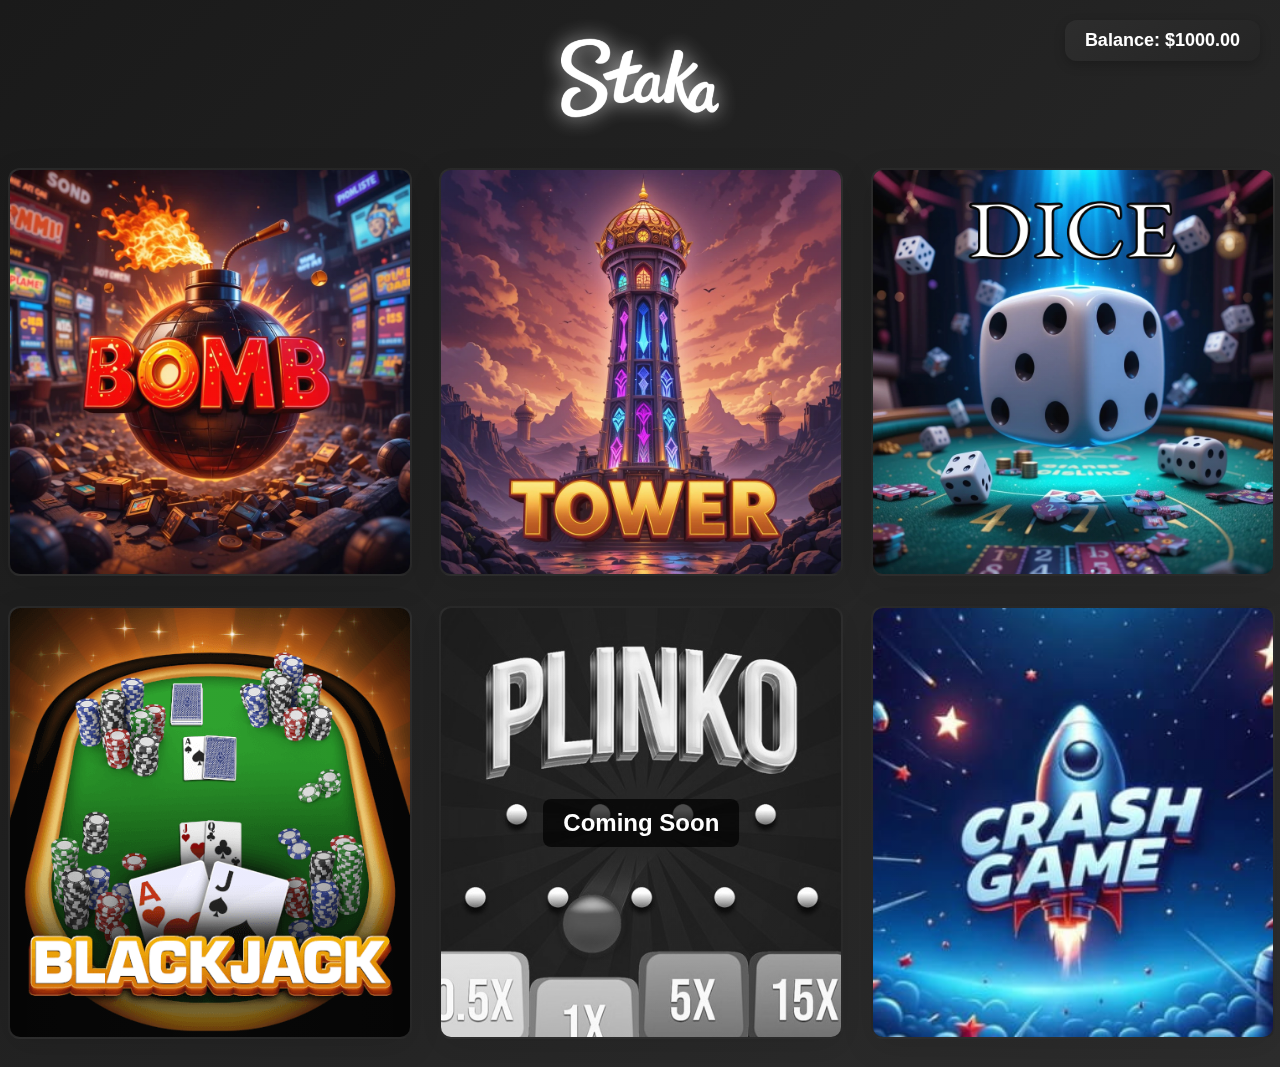
<file: index.html>
<!DOCTYPE html>
<html>
<head>
    <title>Casino Games Hub</title>
    <style>
        @import url('shared.css');

        .games-grid {
            display: grid;
            grid-template-columns: repeat(auto-fit, minmax(400px, 1fr));
            gap: 30px;
            max-width: 1400px;
            padding: 20px;
            width: 100%;
        }

        .game-card {
            position: relative;
            overflow: hidden;
            border: 2px solid transparent;
            background: linear-gradient(145deg, #2d2d2d, #252525);
            box-shadow: 0 8px 32px rgba(0, 0, 0, 0.1);
            border-radius: 12px;
            cursor: pointer;
            transition: transform 0.3s, border-color 0.3s;
            min-width: 400px;
        }

        .game-card::before {
            content: '';
            position: absolute;
            top: -50%;
            left: -50%;
            width: 200%;
            height: 200%;
            background: linear-gradient(
                45deg,
                transparent,
                rgba(255, 255, 255, 0.03),
                transparent
            );
            transform: rotate(45deg);
            animation: shine 3s infinite;
        }

        .game-image {
            width: 100%;
            height: 100%;
            object-fit: cover;
            transition: transform 0.3s;
        }

        @keyframes shine {
            0% { transform: rotate(45deg) translateY(-100%); }
            100% { transform: rotate(45deg) translateY(100%); }
        }

        .game-card:hover {
            border-color: #4CAF50;
            transform: translateY(-10px);
            box-shadow: 0 12px 36px rgba(76, 175, 80, 0.2);
        }

        .game-card:hover .game-image {
            transform: scale(1.05);
        }

        #addBalanceButton {
            position: fixed;
            bottom: 20px;
            left: 20px;
            background: #4CAF50;
            border: none;
            color: white;
            padding: 10px 20px;
            border-radius: 8px;
            cursor: pointer;
            font-size: 16px;
        }

        .coming-soon {
            cursor: default;
            position: relative;
            filter: grayscale(100%);
        }

        .coming-soon:hover {
            transform: none;
            border-color: transparent;
            box-shadow: 0 8px 32px rgba(0, 0, 0, 0.1);
        }

        .coming-soon-overlay {
            position: absolute;
            top: 50%;
            left: 50%;
            transform: translate(-50%, -50%);
            background: rgba(0, 0, 0, 0.7);
            padding: 10px 20px;
            border-radius: 8px;
            font-size: 24px;
            font-weight: bold;
            z-index: 2;
            pointer-events: none;
        }
    </style>
</head>
<body>
    <img src="thumbnails/Logo.png" alt="Staka" style="height: 100px; margin: 20px 0; filter: drop-shadow(0 0 10px rgba(255, 255, 255, 0.7));">
    <div class="balance-display">Balance: $<span id="balance">1000.00</span></div>
    
    <div class="games-grid">
        <div class="game-card" onclick="window.location.href='mines.html'">
            <img src="thumbnails/Mines.jpg" alt="Mines Game" class="game-image">
        </div>
        <div class="game-card" onclick="window.location.href='towers.html'">
            <img src="thumbnails/Towers.jpg" alt="Towers Game" class="game-image">
        </div>
        <div class="game-card" onclick="window.location.href='dice.html'">
            <img src="thumbnails/Dice.png" alt="Dice Game" class="game-image">
        </div>
        <div class="game-card" onclick="window.location.href='blackjack.html'">
            <img src="thumbnails/blackjack.png" alt="Blackjack Game" class="game-image">
        </div>
        <div class="game-card coming-soon">
            <div class="coming-soon-overlay">Coming Soon</div>
            <img src="thumbnails/plinko.jpg" alt="Coming Soon" class="game-image">
        </div>
        <div class="game-card" onclick="window.location.href='crash.html'">
            <img src="thumbnails/crash.jpg" alt="Crash Game" class="game-image">
        </div>
    </div>

    <script>
        // Initialize balance from localStorage
        let balance = parseFloat(localStorage.getItem('balance')) || 1000.00;
        document.getElementById('balance').textContent = balance.toFixed(2);
    </script>
</body>
</html>
</file>
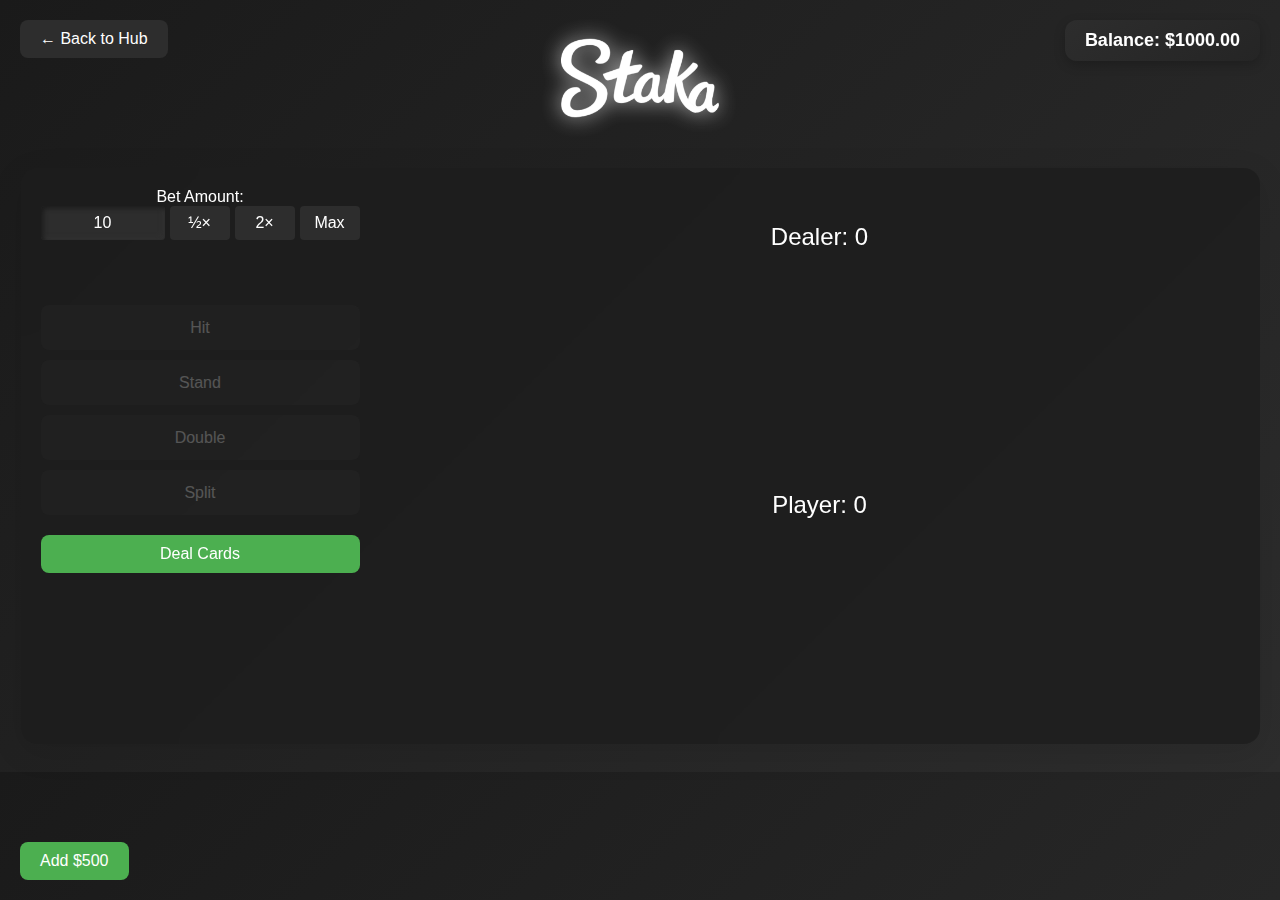
<file: blackjack.html>
<!DOCTYPE html>
<html>
<head>
    <title>Blackjack Game</title>
    <style>
        @import url('shared.css');

        .cards-container {
            display: flex;
            flex-direction: column;
            gap: 40px;
            align-items: center;
            min-width: 800px;
            padding: 20px;
            position: relative;
        }

        .player-area, .dealer-area {
            display: flex;
            flex-direction: column;
            align-items: center;
            gap: 10px;
            width: 100%;
        }

        .player-area {
            display: flex;
            flex-direction: column;
            align-items: center;
            width: 100%;
        }

        .hands-container {
            display: flex;
            flex-direction: row;
            justify-content: center;
            gap: 20px;
            flex-wrap: wrap;
            width: 100%;
        }

        .hand-section {
            display: flex;
            flex-direction: column;
            align-items: center;
            gap: 10px;
        }

        .hand {
            display: flex;
            gap: 10px;
            min-height: 160px;
            align-items: center;
            justify-content: center;
            transition: opacity 0.3s;
            min-width: 300px;
        }

        .card {
            width: 100px;
            height: 140px;
            background: white;
            border-radius: 10px;
            display: flex;
            flex-direction: column;
            justify-content: space-between;
            padding: 10px;
            box-shadow: 0 4px 8px rgba(0, 0, 0, 0.2);
            font-size: 24px;
            color: black;
            position: relative;
            transition: all 0.3s cubic-bezier(0.4, 0, 0.2, 1);
            transform-origin: center bottom;
            animation: dealCard 0.5s cubic-bezier(0.4, 0, 0.2, 1);
            border: 2px solid transparent;
        }

        @keyframes dealCard {
            from {
                transform: translateY(-400px) rotate(-180deg);
                opacity: 0;
            }
            to {
                transform: translateY(0) rotate(0);
                opacity: 1;
            }
        }

        .card.hidden {
            background: linear-gradient(135deg, #1a1a1a 0%, #2d2d2d 100%);
            color: transparent;
        }

        .card.hidden .value,
        .card.hidden .suit {
            visibility: hidden;
        }

        .card.red {
            color: #ff4444;
        }

        .card.lose {
            border-color: #ff4444;
            box-shadow: 0 4px 8px rgba(255, 68, 68, 0.3);
            animation: loseCardPulse 1s cubic-bezier(0.4, 0, 0.2, 1);
        }

        @keyframes loseCardPulse {
            0% {
                border-color: transparent;
                box-shadow: 0 4px 8px rgba(0, 0, 0, 0.2);
            }
            50% {
                border-color: #ff4444;
                box-shadow: 0 4px 8px rgba(255, 68, 68, 0.5);
            }
            100% {
                border-color: #ff4444;
                box-shadow: 0 4px 8px rgba(255, 68, 68, 0.3);
            }
        }

        .value {
            font-size: 20px;
            font-weight: bold;
            position: absolute;
            line-height: 1;
        }
        
        .value.top {
            top: 8px;
            left: 8px;
            display: flex;
            flex-direction: column;
            align-items: flex-start; /* Change from center to flex-start */
        }

        .value .small-suit {
            font-size: 16px;
            margin-top: 2px;
        }
        
        .suit {
            font-size: 48px;
            line-height: 1;
            position: absolute;
            top: 50%;
            left: 50%;
            transform: translate(-50%, -50%);
        }

        .value.bottom {
            bottom: 8px;
            right: 8px;
            transform: rotate(180deg);
        }

        .score {
            font-size: 24px;
            margin: 10px 0;
            padding: 5px 15px;
            border-radius: 20px;
            transition: background-color 0.3s ease;
        }

        .score.lose {
            background-color: rgba(255, 68, 68, 0.3);
        }

        .action-buttons {
            display: flex;
            gap: 10px;
            margin-top: 20px;
        }

        .action-buttons button {
            width: 120px;
        }

        .result-message {
            font-size: 32px;
            font-weight: bold;
            text-align: center;
            margin: 20px 0;
            text-shadow: 0 0 10px rgba(255, 255, 255, 0.5);
            animation: popIn 0.5s cubic-bezier(0.4, 0, 0.2, 1);
            position: absolute;
            left: 50%;
            top: 50%;
            transform: translate(-50%, -50%);
            z-index: 100;
            pointer-events: none;
        }

        .result-message.win {
            color: #44ff44;
        }

        .result-message.lose {
            color: #ff4444;
        }

        .result-message.push {
            color: #ffff44;
        }

        .insurance-prompt {
            position: absolute;
            top: 50%;
            left: 50%;
            transform: translate(-50%, -50%);
            background: rgba(0, 0, 0, 0.9);
            padding: 20px;
            border-radius: 10px;
            text-align: center;
            display: none;
            z-index: 100;
            animation: slideIn 0.3s cubic-bezier(0.4, 0, 0.2, 1);
        }

        .insurance-prompt.visible {
            display: block;
        }

        .player-options {
            display: grid;
            grid-template-columns: 1fr 1fr;
            grid-template-rows: 1fr 1fr;
            grid-auto-flow: row;
            gap: 10px;
            width: 100%;
            opacity: 0.5;
        }

        .player-options.active {
            opacity: 1;
        }

        .player-options button {
            width: 100%;
            height: 45px;
            font-size: 16px;
            padding: 10px;
        }

        .player-options button:disabled {
            opacity: 0.5;
            cursor: not-allowed;
            background: #2d2d2d;
        }

        #startButton:not(:disabled) {
            animation: pulse 2s infinite;
        }

        @keyframes pulse {
            0% {
                box-shadow: 0 0 0 0 rgba(76, 175, 80, 0.4);
            }
            70% {
                box-shadow: 0 0 0 10px rgba(76, 175, 80, 0);
            }
            100% {
                box-shadow: 0 0 0 0 rgba(76, 175, 80, 0);
            }
        }

        .win-popup, .lose-popup {
            display: flex;
            flex-direction: column;
            align-items: center;
            gap: 5px;
            animation: popIn 0.5s cubic-bezier(0.4, 0, 0.2, 1);
            position: absolute;
            left: 50%;
            top: 50%;
            transform: translate(-50%, -50%);
            z-index: 100;
        }

        .win-amount {
            font-size: 36px;
            color: #44ff44;
            text-shadow: 0 0 10px rgba(68, 255, 68, 0.5);
        }

        .lose-amount {
            font-size: 36px;
            color: #ff4444;
            text-shadow: 0 0 10px rgba(255, 68, 68, 0.5);
        }

        .win-multiplier {
            font-size: 24px;
            color: #ffffff;
            opacity: 0.8;
        }

        .game-container {
            display: flex;
            gap: 40px;
            align-items: flex-start;
            padding: 20px;
        }

        .left-panel {
            display: flex;
            flex-direction: column;
            gap: 20px;
            min-width: 300px;
        }

        .controls {
            display: flex;
            flex-direction: column;
            gap: 20px;
        }

        .player-options {
            display: flex;
            flex-direction: column;
            gap: 10px;
        }

        .player-options button {
            width: 100%;
            min-width: 100px;
        }

        #startButton {
            width: 100%;
            min-width: 150px;
        }

        .cards-container {
            flex-grow: 1;
            min-width: 800px;
        }
    </style>
</head>
<body>
    <img src="thumbnails/Logo.png" alt="Staka" style="height: 100px; margin: 20px 0; filter: drop-shadow(0 0 10px rgba(255, 255, 255, 0.7));">
    <button onclick="window.location.href='hub.html'" class="back-button">← Back to Hub</button>
    <div class="balance-display">Balance: $<span id="balance">1000.00</span></div>

    <div class="game-container">
        <div class="left-panel">
            <div class="controls">
                <div>
                    <label>Bet Amount:</label>
                    <div class="bet-controls">
                        <input type="number" id="betInput" class="bet-input" value="10" min="0" max="1000" step="0.01">
                        <button onclick="adjustBet(0.5)" class="bet-button">½×</button>
                        <button onclick="adjustBet(2)" class="bet-button">2×</button>
                        <button onclick="setMaxBet()" class="bet-button">Max</button>
                    </div>
                </div>
                <div id="errorMessage" class="error-message"></div>
                
                <div class="player-options" id="playerOptions">
                    <button onclick="hit()" id="hitButton" disabled>Hit</button>
                    <button onclick="stand()" id="standButton" disabled>Stand</button>
                    <button onclick="double()" id="doubleButton" disabled>Double</button>
                    <button onclick="split()" id="splitButton" disabled>Split</button>
                </div>

                <button onclick="startGame()" id="startButton">Deal Cards</button>
            </div>
        </div>

        <div class="cards-container">
            <div class="dealer-area">
                <div class="score" id="dealerScore">Dealer: 0</div>
                <div class="hand" id="dealerHand"></div>
            </div>

            <div class="result-message" id="resultMessage"></div>

            <div class="player-area">
                <div class="score" id="playerScore">Player: 0</div>
                <div class="hands-container" id="handsContainer">
                    <div class="hand-section">
                        <div class="hand" id="playerHand"></div>
                    </div>
                </div>
            </div>

            <div class="insurance-prompt" id="insurancePrompt">
                <h3>Insurance?</h3>
                <p>Dealer is showing an Ace. Would you like insurance?</p>
                <div class="action-buttons">
                    <button onclick="takeInsurance()">Yes</button>
                    <button onclick="declineInsurance()">No</button>
                </div>
            </div>
        </div>
    </div>

    <button onclick="addBalance()" id="addBalanceButton">Add $500</button>

    <audio id="blackjackSound" src="sounds/blackjack.wav"></audio>

    <script>
        // Set initial volume for sound effect
        document.getElementById('blackjackSound').volume = 0.15;

        function playCardSound() {
            const sound = document.getElementById('blackjackSound');
            sound.currentTime = 0;
            sound.play();
        }

        let deck = [];
        let playerHand = []; // Keep this for initial dealing
        let playerHands = []; // Array to store multiple hands when split
        let currentHandIndex = 0; // Track which hand is being played
        let dealerHand = [];
        let betAmount = 10;
        let balance = parseFloat(localStorage.getItem('balance')) || 1000.00;
        let gameActive = false;
        let insuranceBet = 0;
        let splitCount = 0;

        // Initialize elements
        const betInput = document.getElementById('betInput');
        const balanceDisplay = document.getElementById('balance');
        const errorMessage = document.getElementById('errorMessage');
        const startButton = document.getElementById('startButton');
        const playerOptions = document.getElementById('playerOptions');
        const doubleButton = document.getElementById('doubleButton');
        const insurancePrompt = document.getElementById('insurancePrompt');
        const splitButton = document.getElementById('splitButton');

        // Initialize balance display
        balanceDisplay.textContent = balance.toFixed(2);

        function createDeck() {
            const suits = ['♠', '♥', '♣', '♦'];
            const values = ['A', '2', '3', '4', '5', '6', '7', '8', '9', '10', 'J', 'Q', 'K'];
            deck = [];

            for (let suit of suits) {
                for (let value of values) {
                    deck.push({ value, suit });
                }
            }

            // Fisher-Yates shuffle with crypto random values
            for (let i = deck.length - 1; i > 0; i--) {
                const randomBytes = new Uint32Array(1);
                crypto.getRandomValues(randomBytes);
                const j = randomBytes[0] % (i + 1);
                [deck[i], deck[j]] = [deck[j], deck[i]];
            }
        }

        function createCardElement(card, hidden = false) {
            const cardDiv = document.createElement('div');
            cardDiv.className = `card ${hidden ? 'hidden' : ''} ${(card.suit === '♥' || card.suit === '♦') ? 'red' : ''}`;
            
            if (!hidden) {
                const topValue = document.createElement('div');
                topValue.className = 'value top';
                topValue.innerHTML = `${card.value}<span class="small-suit"></span>`;

                const centerSuit = document.createElement('div');
                centerSuit.className = 'suit';
                centerSuit.textContent = card.suit;

                const bottomValue = document.createElement('div');
                bottomValue.className = 'value bottom';
                bottomValue.innerHTML = `${card.value}<span class="small-suit"></span>`;

                cardDiv.appendChild(topValue);
                cardDiv.appendChild(centerSuit);
                cardDiv.appendChild(bottomValue);
            }

            return cardDiv;
        }

        function calculateHandValue(hand, hideSecond = false) {
            let value = 0;
            let aces = 0;

            // If hiding second card, only count the first card
            const cardsToCount = hideSecond ? hand.slice(0, 1) : hand;

            for (let card of cardsToCount) {
                if (card.value === 'A') {
                    aces++;
                } else if (['K', 'Q', 'J'].includes(card.value)) {
                    value += 10;
                } else {
                    value += parseInt(card.value);
                }
            }

            // Add aces
            for (let i = 0; i < aces; i++) {
                if (value + 11 <= 21) {
                    value += 11;
                } else {
                    value += 1;
                }
            }

            return value;
        }

        function updateScores(showAll = false) {
            const playerValue = playerHands.map(hand => calculateHandValue(hand));
            const dealerValue = calculateHandValue(dealerHand, !showAll);

            // Update dealer score
            document.getElementById('dealerScore').textContent = `Dealer: ${dealerValue}`;
            
            // Update player scores
            if (playerHands.length > 1) {
                document.getElementById('playerScore').textContent = playerHands.map((hand, index) => 
                    `Hand ${index + 1}: ${playerValue[index]}`
                ).join(' | ');
            } else {
                document.getElementById('playerScore').textContent = `Player: ${playerValue[0]}`;
            }
        }

        function startGame() {
            playCardSound();

            const value = parseFloat(betInput.value);
            if (value > balance) {
                errorMessage.textContent = 'Insufficient balance';
                return;
            }

            // Clear previous result message
            document.getElementById('resultMessage').innerHTML = '';

            // Remove additional hand divs from previous games
            const playerArea = document.querySelector('.player-area');
            const handsContainer = playerArea.querySelector('.hands-container');
            const additionalHands = handsContainer.querySelectorAll('.hand-section:not(:first-child)');
            additionalHands.forEach(hand => hand.remove());

            // Reset game state
            gameActive = true;
            betAmount = value;
            playerHand = [];
            playerHands = [[]]; // Initialize with empty first hand
            currentHandIndex = 0;
            dealerHand = [];
            insuranceBet = 0;
            splitCount = 0; // Reset split counter at game start

            // Deduct bet from balance
            balance -= value;
            localStorage.setItem('balance', balance);
            balanceDisplay.textContent = balance.toFixed(2);

            // Create and shuffle deck
            createDeck();

            // Deal initial cards
            playerHand.push(deck.pop());
            dealerHand.push(deck.pop());
            playerHand.push(deck.pop());
            dealerHand.push(deck.pop());

            // Initialize playerHands with the dealt playerHand
            playerHands[0] = playerHand;

            // Update UI
            updateUI();
            startButton.disabled = true;
            
            // Enable and activate player options
            playerOptions.classList.add('active');
            const buttons = playerOptions.querySelectorAll('button');
            buttons.forEach(button => button.disabled = false);
            
            // Check specific button conditions
            doubleButton.disabled = balance < betAmount;
            splitButton.disabled = !canSplit();
            betInput.disabled = true;

            // Disable bet adjustment buttons
            const betButtons = document.querySelectorAll('.bet-button');
            betButtons.forEach(button => button.disabled = true);

            // Check for dealer ace
            if (dealerHand[0].value === 'A') {
                insurancePrompt.classList.add('visible');
            }

            // Check for blackjack
            if (calculateHandValue(playerHands[0]) === 21) {
                if (calculateHandValue(dealerHand) === 21) {
                    endGame('push');
                } else {
                    endGame('blackjack');
                }
            }

            // Remove lose class from player score
            const playerScore = document.getElementById('playerScore');
            playerScore.classList.remove('lose');
        }

        function updateUI(showAll = false) {
            const playerHandDiv = document.getElementById('playerHand');
            const dealerHandDiv = document.getElementById('dealerHand');

            // Clear hands
            playerHandDiv.innerHTML = '';
            dealerHandDiv.innerHTML = '';

            // Deal dealer cards immediately without animation if game is over
            dealerHand.forEach((card, index) => {
                const cardElement = createCardElement(card, index === 1 && !showAll);
                if (!gameActive) {
                    cardElement.style.animation = 'none';
                }
                dealerHandDiv.appendChild(cardElement);
            });

            // Deal player cards immediately without animation if game is over
            playerHands.forEach((hand, index) => {
                const handDiv = document.getElementById(`playerHand${index + 1}`) || document.getElementById('playerHand');
                handDiv.innerHTML = '';
                hand.forEach(card => {
                    const cardElement = createCardElement(card);
                    if (!gameActive) {
                        cardElement.style.animation = 'none';
                    }
                    handDiv.appendChild(cardElement);
                });
            });

            updateScores(showAll);
        }

        function hit() {
            playCardSound();
            
            const newCard = deck.pop();
            playerHands[currentHandIndex].push(newCard);
            
            // Add the new card to current hand
            const currentHandDiv = document.getElementById(`playerHand${currentHandIndex + 1}`) || document.getElementById('playerHand');
            currentHandDiv.appendChild(createCardElement(newCard));
            
            updateScores();
            doubleButton.disabled = true;
            splitButton.disabled = true;

            const currentHandValue = calculateHandValue(playerHands[currentHandIndex]);
            
            if (currentHandValue > 21) {
                if (currentHandIndex < playerHands.length - 1) {
                    // Move to next hand if available
                    currentHandIndex++;
                    updateSplitHandsUI();
                    updatePlayerOptions();
                    // Re-enable double for new hand
                    doubleButton.disabled = balance < betAmount;
                    splitButton.disabled = !canSplit();
                } else {
                    // End game immediately on bust if no more hands
                    endGame('dealer_win');
                }
            } else if (currentHandValue === 21) {
                // Automatically stand when reaching 21
                stand();
            }
        }

        function stand() {
            if (currentHandIndex < playerHands.length - 1) {
                // Move to next hand
                currentHandIndex++;
                updateSplitHandsUI();
                updatePlayerOptions();
                // Re-enable double for new hand
                doubleButton.disabled = balance < betAmount;
                splitButton.disabled = !canSplit();
            } else {
                // All hands complete
                dealerPlay();
            }
        }

        function double() {
            playCardSound();

            if (balance < betAmount) return;

            balance -= betAmount;
            localStorage.setItem('balance', balance);
            balanceDisplay.textContent = balance.toFixed(2);
            betAmount *= 2;

            const newCard = deck.pop();
            playerHands[currentHandIndex].push(newCard);
            
            const currentHandDiv = document.getElementById(`playerHand${currentHandIndex + 1}`) || document.getElementById('playerHand');
            currentHandDiv.appendChild(createCardElement(newCard));
            
            updateScores();

            const currentHandValue = calculateHandValue(playerHands[currentHandIndex]);
            if (currentHandValue > 21) {
                if (currentHandIndex < playerHands.length - 1) {
                    currentHandIndex++;
                    updateSplitHandsUI();
                    updatePlayerOptions();
                } else {
                    dealerPlay();
                }
            } else {
                stand();
            }
        }

        function dealerPlay() {
            // First reveal the hidden card by replacing it
            const dealerHandDiv = document.getElementById('dealerHand');
            const hiddenCard = dealerHandDiv.children[1]; // Get the second card (index 1)
            if (hiddenCard) {
                // Replace the hidden card with its revealed version
                const revealedCard = createCardElement(dealerHand[1]);
                dealerHandDiv.replaceChild(revealedCard, hiddenCard);
            }
            
            updateScores(true);

            // Then draw additional cards if needed
            const drawCard = () => {
                if (calculateHandValue(dealerHand) < 17) {
                    const newCard = deck.pop();
                    dealerHand.push(newCard);
                    
                    // Only add the new card
                    dealerHandDiv.appendChild(createCardElement(newCard));
                    updateScores(true);
                    
                    setTimeout(drawCard, 500); // Add delay between draws
                } else {
                    const playerValue = playerHands.map(hand => calculateHandValue(hand));
                    const dealerValue = calculateHandValue(dealerHand);

                    if (dealerValue > 21) {
                        endGame('dealer_bust');
                    } else {
                        // Compare each hand against the dealer
                        let totalWinAmount = 0;
                        playerHands.forEach((hand, index) => {
                            const handValue = playerValue[index];
                            if (handValue <= 21) {
                                if (dealerValue > 21 || handValue > dealerValue) {
                                    totalWinAmount += betAmount * 2;
                                } else if (handValue === dealerValue) {
                                    totalWinAmount += betAmount;
                                }
                            }
                        });

                        endGame(totalWinAmount > 0 ? (totalWinAmount === betAmount ? 'push' : 'player_win') : 'dealer_win');
                    }
                }
            };

            setTimeout(drawCard, 500); // Start drawing cards after a delay
        }

        function takeInsurance() {
            insuranceBet = betAmount / 2;
            balance -= insuranceBet;
            localStorage.setItem('balance', balance);
            balanceDisplay.textContent = balance.toFixed(2);
            insurancePrompt.classList.remove('visible');

            // Check for dealer blackjack
            if (calculateHandValue(dealerHand) === 21) {
                balance += insuranceBet * 3;
                localStorage.setItem('balance', balance);
                balanceDisplay.textContent = balance.toFixed(2);
                endGame('dealer_win');
            }
        }

        function declineInsurance() {
            insurancePrompt.classList.remove('visible');
        }

        function endGame(result) {
            gameActive = false;

            // First, remove animations from existing cards
            const existingCards = document.querySelectorAll('.card');
            existingCards.forEach(card => {
                card.style.animation = 'none';
            });

            // Then update UI without animations
            updateUI(true);

            if (result === 'dealer_win' || result === 'lose') {
                // Add lose class to all player hands
                playerHands.forEach((hand, index) => {
                    const handDiv = document.getElementById(`playerHand${index + 1}`) || document.getElementById('playerHand');
                    const playerCards = handDiv.querySelectorAll('.card');
                    playerCards.forEach(card => {
                        // Force a reflow before adding the lose animation
                        void card.offsetWidth;
                        card.classList.add('lose');
                        card.style.animation = 'loseCardPulse 1s cubic-bezier(0.4, 0, 0.2, 1)';
                    });
                });
                
                document.getElementById('playerScore').classList.add('lose');
                document.getElementById('resultMessage').innerHTML = result === 'lose' ? 'Bust!' : 'Dealer Wins!';
                document.getElementById('resultMessage').className = 'result-message lose';
            } else if (result === 'win' || result === 'blackjack') {
                // For winning hands, just prevent the deal animation
                const allCards = document.querySelectorAll('.card');
                allCards.forEach(card => {
                    card.style.animation = 'none';
                });
            }

            const buttons = playerOptions.querySelectorAll('button');
            buttons.forEach(button => button.disabled = true);
            
            startButton.disabled = false;
            betInput.disabled = false;

            // Re-enable bet adjustment buttons
            const betButtons = document.querySelectorAll('.bet-button');
            betButtons.forEach(button => button.disabled = false);

            let totalWinAmount = 0;

            if (playerHands.length > 1) {
                // Calculate results for each hand
                playerHands.forEach((hand, index) => {
                    const handValue = calculateHandValue(hand);
                    const dealerValue = calculateHandValue(dealerHand);

                    if (handValue <= 21) {
                        if (dealerValue > 21 || handValue > dealerValue) {
                            totalWinAmount += betAmount * 2;
                        } else if (handValue === dealerValue) {
                            totalWinAmount += betAmount;
                        }
                    }
                });
            } else {
                switch (result) {
                    case 'blackjack':
                        totalWinAmount = betAmount * 2.5;
                        break;
                    case 'player_win':
                    case 'dealer_bust':
                        totalWinAmount = betAmount * 2;
                        break;
                    case 'push':
                        totalWinAmount = betAmount;
                        break;
                }
            }

            if (totalWinAmount > 0) {
                const resultMessage = document.getElementById('resultMessage');
                resultMessage.innerHTML = `
                    <div class="win-popup">
                        <div class="win-amount">+$${totalWinAmount.toFixed(2)}</div>
                        <div class="win-multiplier">${(totalWinAmount/betAmount).toFixed(1)}x</div>
                    </div>
                `;

                const oldBalance = balance;
                balance += totalWinAmount;
                
                // Animate balance update
                const duration = 1000;
                const start = performance.now();
                
                function updateBalance(currentTime) {
                    const elapsed = currentTime - start;
                    const progress = Math.min(elapsed / duration, 1);
                    
                    const currentBalance = oldBalance + (totalWinAmount * progress);
                    balanceDisplay.textContent = currentBalance.toFixed(2);
                    
                    if (progress < 1) {
                        requestAnimationFrame(updateBalance);
                    } else {
                        localStorage.setItem('balance', balance);
                    }
                }
                
                requestAnimationFrame(updateBalance);
            } else {
                // Add red background to player score instead of showing lose popup
                const playerScore = document.getElementById('playerScore');
                playerScore.classList.add('lose');
                
                // Clear any existing result message
                document.getElementById('resultMessage').innerHTML = '';
            }
        }

        function adjustBet(multiplier) {
            const currentBet = parseFloat(betInput.value) || 0;
            let newBet = currentBet * multiplier;
            newBet = Math.min(Math.max(0, newBet), balance);
            betInput.value = newBet.toFixed(2);
            betInput.dispatchEvent(new Event('input'));
        }

        function setMaxBet() {
            betInput.value = balance.toFixed(2);
            betInput.dispatchEvent(new Event('input'));
        }

        function addBalance() {
            balance += 500;
            localStorage.setItem('balance', balance);
            balanceDisplay.textContent = balance.toFixed(2);
            updateStartButtonState();
        }

        function updateStartButtonState() {
            const betValue = parseFloat(betInput.value);
            startButton.disabled = gameActive || balance < betValue || isNaN(betValue);
        }

        // Add event listener for bet input
        betInput.addEventListener('input', function() {
            const value = parseFloat(this.value);
            if (value < 0 || value > 1000) {
                errorMessage.textContent = 'Bet amount must be between $0 and $1000';
                startButton.disabled = true;
            } else if (isNaN(value)) {
                errorMessage.textContent = 'Please enter a valid number';
                startButton.disabled = true;
            } else if (value > balance) {
                errorMessage.textContent = 'Insufficient balance';
                startButton.disabled = true;
            } else {
                errorMessage.textContent = '';
                updateStartButtonState();
            }
        });

        // Add split functionality
        function canSplit() {
            return playerHands[currentHandIndex].length === 2 && 
                   (playerHands[currentHandIndex][0].value === playerHands[currentHandIndex][1].value || 
                    (['K', 'Q', 'J'].includes(playerHands[currentHandIndex][0].value) && ['K', 'Q', 'J'].includes(playerHands[currentHandIndex][1].value))) && 
                   balance >= betAmount &&
                   splitCount === 0; // Only allow split if we haven't split yet
        }

        function updatePlayerOptions() {
            const splitButton = document.getElementById('splitButton');
            if (splitButton) {
                splitButton.disabled = !canSplit();
            }
            doubleButton.disabled = balance < betAmount || playerHands[currentHandIndex].length > 2;
        }

        function split() {
            playCardSound();

            if (!canSplit() || balance < betAmount) return;

            splitCount++; // Increment split counter when splitting

            // Deduct additional bet
            balance -= betAmount;
            localStorage.setItem('balance', balance);
            balanceDisplay.textContent = balance.toFixed(2);

            // Split the hand
            const secondHand = [playerHands[currentHandIndex].pop()];
            secondHand.push(deck.pop());
            playerHands[currentHandIndex].push(deck.pop());

            // Add second hand to playerHands array
            playerHands.push(secondHand);

            // Update UI for both hands
            const playerArea = document.querySelector('.player-area');
            const handsContainer = playerArea.querySelector('.hands-container');
            const newHandDiv = document.createElement('div');
            newHandDiv.className = 'hand-section';
            const newHand = document.createElement('div');
            newHand.className = 'hand';
            newHand.id = `playerHand${playerHands.length}`;
            newHandDiv.appendChild(newHand);
            handsContainer.appendChild(newHandDiv);

            updateSplitHandsUI();
            updateScores();
            updatePlayerOptions();
        }

        function updateSplitHandsUI() {
            playerHands.forEach((hand, index) => {
                const handDiv = document.getElementById(`playerHand${index + 1}`) || document.getElementById('playerHand');
                handDiv.innerHTML = '';
                hand.forEach(card => {
                    handDiv.appendChild(createCardElement(card));
                });
                
                // Set opacity to 1 for current hand, 0.5 for others
                handDiv.closest('.hand-section').style.opacity = (index === currentHandIndex) ? '1' : '0.5';
            });
        }

        // Initialize the game
        createDeck();

        // Add this to your initialization code
        document.addEventListener('DOMContentLoaded', function() {
            // Initial setup
            const playerOptions = document.getElementById('playerOptions');
            const buttons = playerOptions.querySelectorAll('button');
            buttons.forEach(button => button.disabled = true);
            playerOptions.classList.remove('active');
        });
    </script>
</body>
</html>
</file>
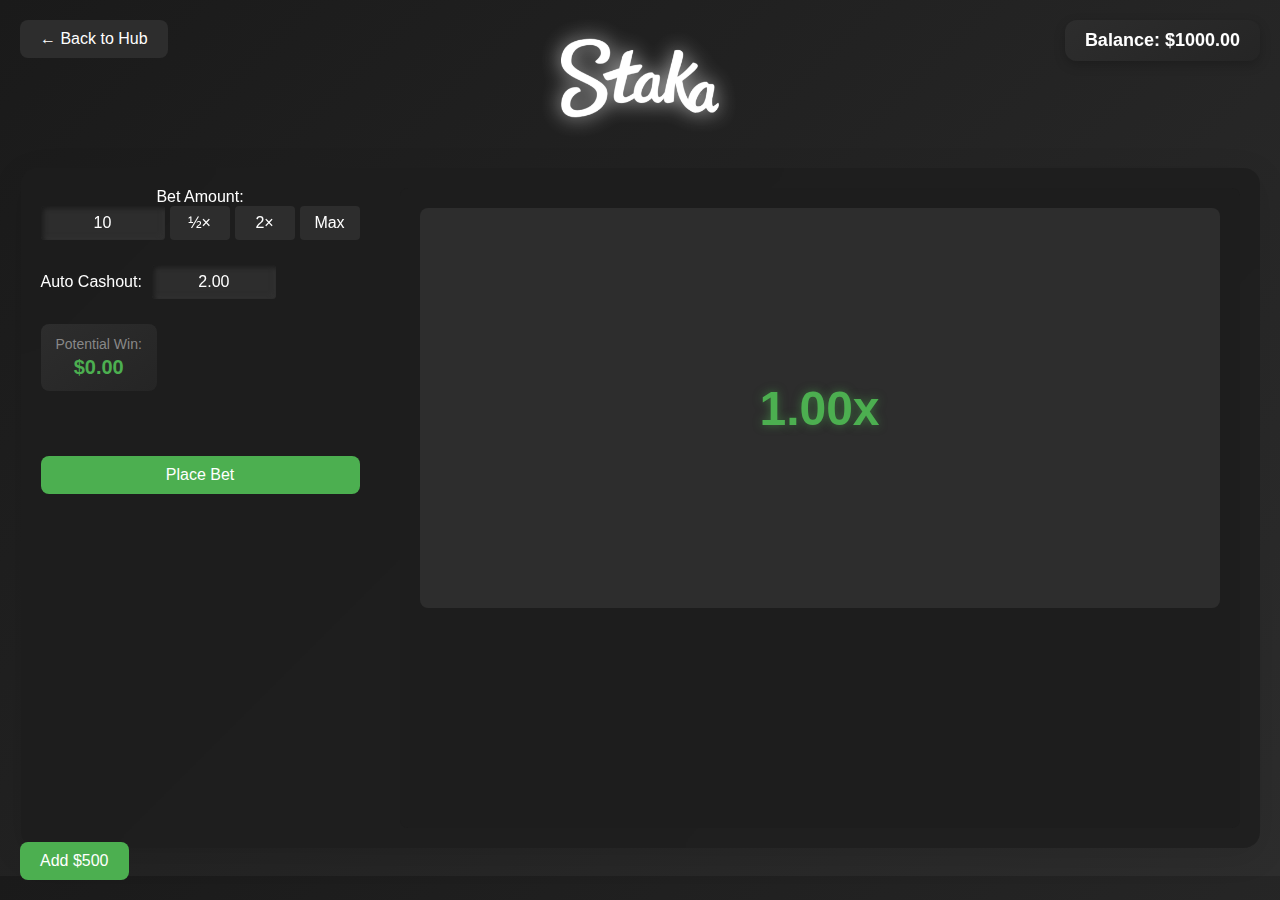
<file: crash.html>
<!DOCTYPE html>
<html>
<head>
    <title>Crash Game</title>
    <style>
        @import url('shared.css');

        .crash-container {
            flex: 1;
            display: flex;
            flex-direction: column;
            align-items: center;
            gap: 20px;
            padding: 20px;
            background: #1d1d1d;
            border-radius: 8px;
            position: relative;
            min-width: 800px;
            height: 600px;
        }

        .graph-container {
            width: 100%;
            height: 400px;
            background: #2d2d2d;
            border-radius: 8px;
            position: relative;
            overflow: hidden;
        }

        .crash-line {
            position: absolute;
            bottom: 0;
            left: 0;
            width: 2px;
            height: 0;
            background: #4CAF50;
            transform-origin: bottom left;
            transition: height 0.1s linear;
        }

        .multiplier-display {
            position: absolute;
            top: 50%;
            left: 50%;
            transform: translate(-50%, -50%);
            font-size: 48px;
            font-weight: bold;
            color: #4CAF50;
            text-shadow: 0 0 10px rgba(76, 175, 80, 0.5);
        }

        .history-container {
            display: flex;
            gap: 10px;
            overflow-x: auto;
            padding: 10px;
            width: 100%;
            max-width: 1000px;
        }

        .history-item {
            padding: 8px 16px;
            border-radius: 4px;
            font-weight: bold;
            min-width: 80px;
            text-align: center;
        }

        .history-item.win {
            background: rgba(76, 175, 80, 0.2);
            color: #4CAF50;
        }

        .history-item.lose {
            background: rgba(255, 68, 68, 0.2);
            color: #ff4444;
        }

        .auto-cashout-container {
            display: flex;
            align-items: center;
            gap: 10px;
            margin-top: 10px;
        }

        .auto-cashout-container input {
            width: 100px;
        }

        .game-status {
            position: absolute;
            top: 20px;
            left: 20px;
            padding: 8px 16px;
            border-radius: 4px;
            font-weight: bold;
            opacity: 0;
            transition: opacity 0.3s;
        }

        .game-status.active {
            opacity: 1;
        }

        .game-status.starting {
            background: rgba(255, 193, 7, 0.2);
            color: #ffc107;
        }

        .game-status.in-progress {
            background: rgba(76, 175, 80, 0.2);
            color: #4CAF50;
        }

        .game-status.crashed {
            background: rgba(255, 68, 68, 0.2);
            color: #ff4444;
        }
    </style>
</head>
<body>
    <img src="thumbnails/Logo.png" alt="Staka" style="height: 100px; margin: 20px 0; filter: drop-shadow(0 0 10px rgba(255, 255, 255, 0.7));">
    <button onclick="window.location.href='hub.html'" class="back-button">← Back to Hub</button>
    <div class="balance-display">Balance: $<span id="balance">1000.00</span></div>

    <div class="game-container">
        <div class="controls">
            <div>
                <label>Bet Amount:</label>
                <div class="bet-controls">
                    <input type="number" id="betInput" class="bet-input" value="10" min="0" max="1000" step="0.01">
                    <button onclick="adjustBet(0.5)" class="bet-button">½×</button>
                    <button onclick="adjustBet(2)" class="bet-button">2×</button>
                    <button onclick="setMaxBet()" class="bet-button">Max</button>
                </div>
            </div>
            <div class="auto-cashout-container">
                <label>Auto Cashout:</label>
                <input type="number" id="autoCashoutInput" class="bet-input" value="2.00" min="1.01" step="0.01">
            </div>
            <div class="potential-win">
                <label>Potential Win:</label>
                <div class="potential-win-amount">$<span id="potentialWin">0.00</span></div>
            </div>
            <div id="errorMessage" class="error-message"></div>
            <div class="action-button">
                <button onclick="placeBet()" id="betButton">Place Bet</button>
                <button onclick="cashOut()" id="cashoutButton" disabled style="display: none;">
                    Cash Out (<span id="multiplier" class="multiplier">1.00x</span>)
                </button>
            </div>
        </div>

        <div class="crash-container">
            <div class="game-status" id="gameStatus">Starting in 5...</div>
            <div class="graph-container">
                <div class="crash-line" id="crashLine"></div>
                <div class="multiplier-display" id="currentMultiplier">1.00x</div>
            </div>
            <div class="history-container" id="historyContainer">
                <!-- History items will be added here -->
            </div>
        </div>
    </div>

    <button onclick="addBalance()" id="addBalanceButton">Add $500</button>

    <script>
        let balance = parseFloat(localStorage.getItem('balance')) || 1000.00;
        let betAmount = 10;
        let gameActive = false;
        let currentMultiplier = 1.00;
        let hasPlacedBet = false;
        let autoCashoutValue = 2.00;
        let gameInterval;
        let startTime;

        // Initialize elements
        const balanceDisplay = document.getElementById('balance');
        const betInput = document.getElementById('betInput');
        const autoCashoutInput = document.getElementById('autoCashoutInput');
        const betButton = document.getElementById('betButton');
        const cashoutButton = document.getElementById('cashoutButton');
        const errorMessage = document.getElementById('errorMessage');
        const gameStatus = document.getElementById('gameStatus');
        const crashLine = document.getElementById('crashLine');
        const currentMultiplierDisplay = document.getElementById('currentMultiplier');

        // Initialize balance display
        balanceDisplay.textContent = balance.toFixed(2);

        function generateCrashPoint() {
            // This is a simplified version - you should use your server-side implementation
            const h = crypto.getRandomValues(new Uint32Array(1))[0];
            const e = Math.pow(2, 32);
            return Math.floor((100 * e - h) / (e - h)) / 100.0;
        }

        function startGame() {
            gameActive = true;
            currentMultiplier = 1.00;
            startTime = Date.now();
            
            // Reset crash line
            crashLine.style.height = '0';
            crashLine.style.transform = 'rotate(0deg)';
            
            // Start the game loop
            gameInterval = setInterval(updateGame, 50);
        }

        function updateGame() {
            if (!gameActive) return; // Stop updating if game is not active
            
            const elapsed = (Date.now() - startTime) / 1000;
            currentMultiplier = Math.pow(Math.E, 0.1 * elapsed);
            
            // Update display
            currentMultiplierDisplay.textContent = currentMultiplier.toFixed(2) + 'x';
            
            // Update crash line
            const height = Math.min(400, elapsed * 50);
            const angle = Math.min(80, elapsed * 10);
            crashLine.style.height = height + 'px';
            crashLine.style.transform = `rotate(${angle}deg)`;

            // Check for auto cashout
            if (hasPlacedBet && currentMultiplier >= autoCashoutValue) {
                cashOut();
            }
        }

        function placeBet() {
            const value = parseFloat(betInput.value);
            if (value > balance) {
                errorMessage.textContent = 'Insufficient balance';
                return;
            }

            hasPlacedBet = true;
            betAmount = value;
            balance -= value;
            localStorage.setItem('balance', balance);
            balanceDisplay.textContent = balance.toFixed(2);

            // Update UI
            betButton.style.display = 'none';
            cashoutButton.style.display = 'flex';
            cashoutButton.disabled = false;
            betInput.disabled = true;
            autoCashoutInput.disabled = true;

            // Disable bet adjustment buttons
            const betButtons = document.querySelectorAll('.bet-button');
            betButtons.forEach(button => button.disabled = true);
        }

        function cashOut() {
            if (!hasPlacedBet || !gameActive) return;

            const winAmount = betAmount * currentMultiplier;
            balance += winAmount;
            localStorage.setItem('balance', balance);
            balanceDisplay.textContent = balance.toFixed(2);

            // Add to history
            addToHistory(currentMultiplier, true);

            // Reset game state
            hasPlacedBet = false;
            
            // Update UI to show waiting state
            betButton.style.display = 'flex';
            betButton.textContent = 'Waiting for next game...';
            betButton.disabled = true;
            cashoutButton.style.display = 'none';
        }

        function addToHistory(multiplier, won) {
            const historyContainer = document.getElementById('historyContainer');
            const historyItem = document.createElement('div');
            historyItem.className = `history-item ${won ? 'win' : 'lose'}`;
            historyItem.textContent = multiplier.toFixed(2) + 'x';
            
            // Add to beginning of history
            historyContainer.insertBefore(historyItem, historyContainer.firstChild);
            
            // Keep only last 10 items
            while (historyContainer.children.length > 10) {
                historyContainer.removeChild(historyContainer.lastChild);
            }
        }

        function resetGameUI() {
            // Only update to "Place Bet" if player wasn't in the game or lost
            if (!hasPlacedBet) {
                betButton.textContent = 'Place Bet';
                betButton.disabled = false;
                betInput.disabled = false;
                autoCashoutInput.disabled = false;

                // Re-enable bet adjustment buttons
                const betButtons = document.querySelectorAll('.bet-button');
                betButtons.forEach(button => button.disabled = false);
            }
            
            betButton.style.display = 'flex';
            cashoutButton.style.display = 'none';
        }

        function adjustBet(multiplier) {
            const currentBet = parseFloat(betInput.value) || 0;
            let newBet = currentBet * multiplier;
            newBet = Math.min(Math.max(0, newBet), balance);
            betInput.value = newBet.toFixed(2);
            betInput.dispatchEvent(new Event('input'));
        }

        function setMaxBet() {
            betInput.value = balance.toFixed(2);
            betInput.dispatchEvent(new Event('input'));
        }

        function addBalance() {
            balance += 500;
            localStorage.setItem('balance', balance);
            balanceDisplay.textContent = balance.toFixed(2);
        }

        // Start game loop
        setInterval(() => {
            if (!gameActive) {
                const crashPoint = generateCrashPoint();
                startGame();
                
                setTimeout(() => {
                    // Stop the game and freeze multiplier display
                    gameActive = false;
                    clearInterval(gameInterval);
                    
                    // Set final multiplier display
                    currentMultiplier = crashPoint;
                    currentMultiplierDisplay.textContent = crashPoint.toFixed(2) + 'x';
                    
                    if (hasPlacedBet) {
                        // Player lost
                        addToHistory(crashPoint, false);
                        hasPlacedBet = false;
                        resetGameUI();
                    } else {
                        // Game ended but player wasn't in (either didn't bet or already cashed out)
                        // Reset UI for next game
                        resetGameUI();
                    }
                }, crashPoint * 1000);
            }
        }, 5000);

        // Add input event listeners
        betInput.addEventListener('input', function() {
            const value = parseFloat(this.value);
            if (value < 0) {
                errorMessage.textContent = 'Bet amount must be more than $0';
                betButton.disabled = true;
            } else if (isNaN(value)) {
                errorMessage.textContent = 'Please enter a valid number';
                betButton.disabled = true;
            } else if (value > balance) {
                errorMessage.textContent = 'Insufficient balance';
                betButton.disabled = true;
            } else {
                errorMessage.textContent = '';
                betButton.disabled = false;
                betAmount = value;
            }
        });

        autoCashoutInput.addEventListener('input', function() {
            const value = parseFloat(this.value);
            if (value < 1.01) {
                this.value = '1.01';
            }
            autoCashoutValue = Math.max(1.01, value);
        });
    </script>
</body>
</html>
</file>
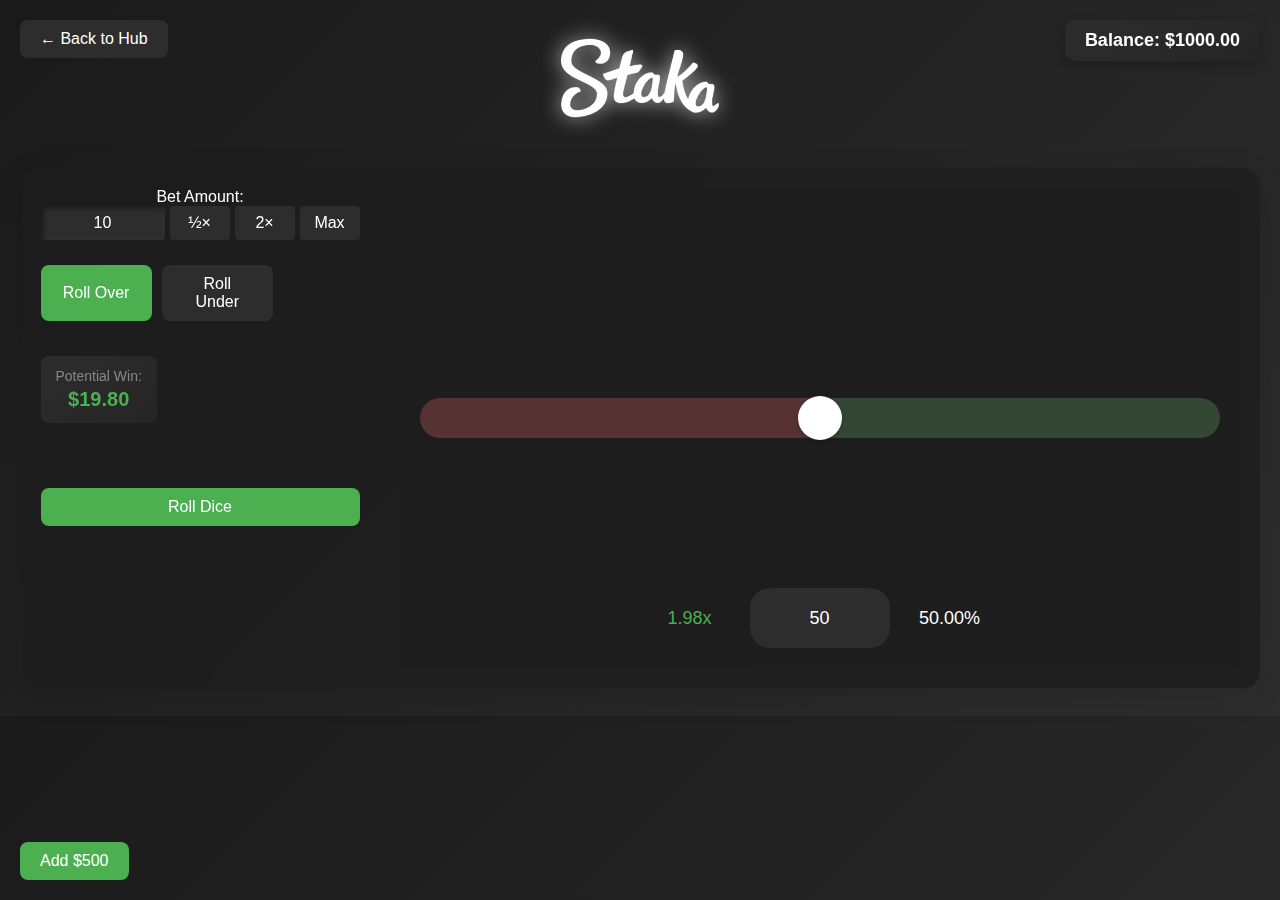
<file: dice.html>
<!DOCTYPE html>
<html>
<head>
    <title>Dice Game</title>
    <style>
        @import url('shared.css');

        .dice-container {
            flex: 1;
            display: flex;
            flex-direction: column;
            align-items: center;
            justify-content: flex-start;
            gap: 20px;
            padding: 20px;
            background: #1d1d1d;
            border-radius: 8px;
            position: relative;
            min-width: 800px;
        }

        .target-bar {
            width: 100%;
            max-width: 1000px;
            height: 40px;
            background: #2d2d2d;
            border-radius: 20px;
            position: relative;
            margin-top: 100px;
            overflow: visible;
        }

        .target-handle {
            position: absolute;
            top: 50%;
            width: 44px;
            height: 44px;
            background: #ffffff;
            border-radius: 50%;
            transform: translate(-50%, -50%);
            cursor: grab;
            z-index: 4;
            transition: none;
            box-shadow: 0 2px 4px rgba(0,0,0,0.2);
        }

        .target-handle:active {
            cursor: grabbing;
        }

        .target-fill {
            position: absolute;
            top: 0;
            bottom: 0;
            background: rgba(76, 175, 80, 0.2); /* Green with 0.2 opacity */
            transition: none;
            border-radius: 0 20px 20px 0;
        }

        .target-fill-lose {
            position: absolute;
            top: 0;
            bottom: 0;
            background: rgba(255, 68, 68, 0.2); /* Red with 0.2 opacity */
            transition: none;
        }

        .target-value {
            position: absolute;
            top: 50%;
            left: 50%;
            transform: translate(-50%, -50%);
            color: white;
            font-size: 18px;
            font-weight: bold;
            text-shadow: 1px 1px 2px rgba(0,0,0,0.5);
        }

        .result-container {
            display: flex;
            flex-direction: column-reverse;
            align-items: center;
            gap: 5px;
            position: absolute;
            transition: all 0.3s;
            opacity: 0;
            bottom: 233px;
            z-index: 3;
        }

        .result-container.visible {
            opacity: 1;
        }

        .dice-display {
            font-size: 84px;
            margin: 0;
            line-height: 1;
        }

        .result-display {
            font-size: 28px;
            font-weight: bold;
            margin: 0;
            line-height: 1;
        }

        .win {
            color: #44ff44;
        }

        .lose {
            color: #ff4444;
        }

        .roll-type {
            display: flex;
            gap: 10px;
            margin: 10px 0;
        }

        .roll-type button {
            flex: 1;
            background: #2d2d2d;
        }

        .roll-type button.active {
            background: #4CAF50;
        }

        .multiplier-display, .chance-display {
            font-size: 18px;
            color: white;
            min-width: 100px;
            text-align: center;
        }

        .multiplier-display {
            color: #4CAF50;
        }

        .target-input-container {
            margin-top: 130px;
            display: flex;
            gap: 10px;
            align-items: center;
            justify-content: center;
            width: 100%;
            max-width: 1000px;
        }

        .target-input {
            background: #2d2d2d;
            border: none;
            color: white;
            padding: 10px;
            border-radius: 20px;
            width: 120px;
            height: 40px;
            font-size: 18px;
            text-align: center;
            outline: none;
        }

        .target-input:focus {
            background: #3d3d3d;
        }

        /* Remove spinner buttons from number input */
        .target-input::-webkit-outer-spin-button,
        .target-input::-webkit-inner-spin-button {
            -webkit-appearance: none;
            margin: 0;
        }

        .target-input[type=number] {
            -moz-appearance: textfield;
            appearance: textfield;
        }

        .history-container {
            display: flex;
            gap: 10px;
            margin-bottom: 20px;
            height: 50px;
            overflow: hidden;
            width: 100%;
            max-width: 1000px;
            justify-content: center;
        }

        .history-item {
            width: 60px;
            height: 60px;
            border-radius: 8px;
            display: flex;
            align-items: center;
            justify-content: center;
            font-size: 20px;
            font-weight: bold;
            color: white;
            background: #404040;
            transition: transform 0.3s;
        }

        .history-item.win {
            background: #44ff44;
        }

        .history-item.lose {
            background: #404040;
        }

        .history-item.new {
            transform: translateY(-100%);
        }
    </style>
</head>
<body>
    <img src="thumbnails/Logo.png" alt="Staka" style="height: 100px; margin: 20px 0; filter: drop-shadow(0 0 10px rgba(255, 255, 255, 0.7));">
    <button onclick="window.location.href='index.html'" class="back-button">← Back to Hub</button>
    <div class="balance-display">Balance: $<span id="balance">1000.00</span></div>

    <div class="game-container">
        <div class="controls">
            <div>
                <label>Bet Amount:</label>
                <div class="bet-controls">
                    <input type="number" id="betInput" class="bet-input" value="10" min="0" max="1000" step="0.01">
                    <button onclick="adjustBet(0.5)" class="bet-button">½×</button>
                    <button onclick="adjustBet(2)" class="bet-button">2×</button>
                    <button onclick="setMaxBet()" class="bet-button">Max</button>
                </div>
            </div>
            <div class="roll-type">
                <button onclick="setRollType('over')" id="rollOverBtn" class="active">Roll Over</button>
                <button onclick="setRollType('under')" id="rollUnderBtn">Roll Under</button>
            </div>
            <div class="potential-win">
                <label>Potential Win:</label>
                <div class="potential-win-amount">$<span id="potentialWin">0.00</span></div>
            </div>
            <div id="errorMessage" class="error-message"></div>
            <button onclick="roll()" id="rollButton">Roll Dice</button>
        </div>
        
        <div class="dice-container">
            <div class="history-container" id="historyContainer">
                <!-- History items will be added here -->
            </div>
            <div class="result-container" id="resultContainer">
                <div class="dice-display">🎲</div>
                <div class="result-display" id="resultDisplay"></div>
            </div>
            <div class="target-bar">
                <div class="target-fill" id="targetFill"></div>
                <div class="target-fill-lose" id="targetFillLose"></div>
                <div class="target-handle" id="targetHandle"></div>
            </div>
            <div class="target-input-container">
                <div class="multiplier-display" id="multiplierDisplay">49.50x</div>
                <input type="number" id="targetInput" class="target-input" value="50" min="2" max="98">
                <div class="chance-display" id="chanceDisplay">2.00%</div>
            </div>
        </div>
    </div>

    <button onclick="addBalance()" id="addBalanceButton">Add $500</button>

    <audio id="diceSound" src="sounds/dice.mp3"></audio>

    <script>
        let balance = parseFloat(localStorage.getItem('balance')) || 1000.00;
        let betAmount = 10;
        let isRollOver = true;
        let isDragging = false;
        let targetValue = 50;  // Initial value

        // Initialize elements
        const balanceDisplay = document.getElementById('balance');
        const betInput = document.getElementById('betInput');
        const multiplierDisplay = document.getElementById('multiplier');
        const potentialWinDisplay = document.getElementById('potentialWin');
        const resultDisplay = document.getElementById('resultDisplay');
        const diceDisplay = document.querySelector('.dice-display');
        const targetHandle = document.getElementById('targetHandle');
        const targetInput = document.getElementById('targetInput');

        // Initialize balance display
        balanceDisplay.textContent = balance.toFixed(2);

        function updateTargetBar() {
            const handle = document.getElementById('targetHandle');
            const fill = document.getElementById('targetFill');
            const loseFill = document.createElement('div');
            loseFill.className = 'target-fill-lose';
            
            // Update handle position
            handle.style.left = targetValue + '%';
            
            // Update fill based on roll type
            if (isRollOver) {
                fill.style.left = targetValue + '%';
                fill.style.right = '0';
                fill.style.borderRadius = '0 20px 20px 0';
                loseFill.style.left = '0';
                loseFill.style.right = (100 - targetValue) + '%';
                loseFill.style.borderRadius = '20px 0 0 20px';
            } else {
                fill.style.left = '0';
                fill.style.right = (100 - targetValue) + '%';
                fill.style.borderRadius = '20px 0 0 20px';
                loseFill.style.left = targetValue + '%';
                loseFill.style.right = '0';
                loseFill.style.borderRadius = '0 20px 20px 0';
            }
            
            // Remove any existing lose fill
            const existingLoseFill = document.querySelector('.target-fill-lose');
            if (existingLoseFill) {
                existingLoseFill.remove();
            }
            
            // Add new lose fill
            document.querySelector('.target-bar').appendChild(loseFill);
        }

        function setRollType(type) {
            isRollOver = type === 'over';
            document.getElementById('rollOverBtn').classList.toggle('active', isRollOver);
            document.getElementById('rollUnderBtn').classList.toggle('active', !isRollOver);
            updateTargetBar();
            updateMultiplierAndChance();
        }

        function updateMultiplier() {
            const winChance = isRollOver ? (100 - targetValue) : targetValue;
            const multiplier = (99 / winChance).toFixed(2);
            multiplierDisplay.textContent = multiplier + 'x';
            potentialWinDisplay.textContent = (betAmount * multiplier).toFixed(2);
        }

        function updateMultiplierAndChance() {
            const winChance = isRollOver ? (100 - targetValue) : targetValue;
            const multiplier = (99 / winChance).toFixed(2);
            
            document.getElementById('multiplierDisplay').textContent = multiplier + 'x';
            document.getElementById('chanceDisplay').textContent = winChance.toFixed(2) + '%';
            
            // Update potential win
            const potentialWin = (betAmount * parseFloat(multiplier)).toFixed(2);
            document.getElementById('potentialWin').textContent = potentialWin;
        }

        function adjustBet(multiplier) {
            const currentBet = parseFloat(betInput.value) || 0;
            let newBet = currentBet * multiplier;
            newBet = Math.min(Math.max(0, newBet), balance);
            betInput.value = newBet.toFixed(2);
            betInput.dispatchEvent(new Event('input'));
        }

        betInput.addEventListener('input', function() {
            const value = parseFloat(this.value);
            if (value < 0) {
                document.getElementById('errorMessage').textContent = 'Bet amount must be more than $0';
                document.getElementById('rollButton').disabled = true;
            } else if (isNaN(value)) {
                document.getElementById('errorMessage').textContent = 'Please enter a valid number';
                document.getElementById('rollButton').disabled = true;
            } else if (value > balance) {
                document.getElementById('errorMessage').textContent = 'Insufficient balance';
                document.getElementById('rollButton').disabled = true;
            } else {
                document.getElementById('errorMessage').textContent = '';
                document.getElementById('rollButton').disabled = false;
                betAmount = value;
                updateMultiplierAndChance();
            }
        });

        function addToHistory(value, isWin) {
            const historyContainer = document.getElementById('historyContainer');
            const historyItem = document.createElement('div');
            historyItem.className = `history-item ${isWin ? 'win' : 'lose'} new`;
            historyItem.textContent = value;

            // Add new item at the beginning
            historyContainer.insertBefore(historyItem, historyContainer.firstChild);

            // Remove the 'new' class after animation
            setTimeout(() => {
                historyItem.classList.remove('new');
            }, 50);

            // Remove oldest item if more than 10
            if (historyContainer.children.length > 7) {
                historyContainer.removeChild(historyContainer.lastChild);
            }
        }

        function roll() {
            if (betAmount > balance) return;

            // Deduct bet from balance
            balance -= betAmount;
            localStorage.setItem('balance', balance);
            balanceDisplay.textContent = balance.toFixed(2);

            // Generate random number between 0 and 100
            const result = Math.random() * 100;
            const formattedResult = result.toFixed(2);

            // Position the result container above the rolled value
            const resultContainer = document.getElementById('resultContainer');
            const targetBar = document.querySelector('.target-bar');
            const barRect = targetBar.getBoundingClientRect();
            const containerRect = document.querySelector('.dice-container').getBoundingClientRect();
            const percentage = result;
            const position = (percentage / 100) * barRect.width + 20;
            
            resultContainer.style.left = `${position}px`;
            resultContainer.style.transform = 'translateX(-50%)';
            resultContainer.classList.add('visible');

            // Check if won
            const hasWon = isRollOver ? result > targetValue : result < targetValue;
            const winChance = isRollOver ? (100 - targetValue) : targetValue;
            const multiplier = 99 / winChance;
            
            // Add to history
            addToHistory(formattedResult, hasWon);
            
            if (hasWon) {
                // Play dice sound with restart capability
                const diceSound = document.getElementById('diceSound');
                diceSound.currentTime = 0;
                diceSound.play();
                
                const winAmount = betAmount * multiplier;
                balance += winAmount;
                localStorage.setItem('balance', balance);
                balanceDisplay.textContent = balance.toFixed(2);
                resultDisplay.textContent = formattedResult;
                resultDisplay.className = 'result-display win';
            } else {
                resultDisplay.textContent = formattedResult;
                resultDisplay.className = 'result-display lose';
            }

            const diceDisplay = document.querySelector('.dice-display');
            diceDisplay.classList.add('rolling');
            
            setTimeout(() => {
                diceDisplay.classList.remove('rolling');
            }, 500);
        }

        function setMaxBet() {
            betInput.value = balance.toFixed(2);
            betInput.dispatchEvent(new Event('input'));
        }

        function addBalance() {
            balance += 500;
            localStorage.setItem('balance', balance);
            balanceDisplay.textContent = balance.toFixed(2);
            betInput.dispatchEvent(new Event('input'));
        }

        // Add this function to reset the dice position when changing target value
        function resetDicePosition() {
            const resultContainer = document.getElementById('resultContainer');
            resultContainer.classList.remove('visible');
        }

        function updateSliderAndInput(value) {
            value = Math.min(98, Math.max(2, Math.round(value)));
            targetValue = value;
            targetInput.value = value;
            updateTargetBar();
            updateMultiplierAndChance();
            resetDicePosition();
        }

        targetHandle.addEventListener('mousedown', () => {
            isDragging = true;
        });

        document.addEventListener('mousemove', (e) => {
            if (!isDragging) return;
            
            const targetBar = document.querySelector('.target-bar');
            const rect = targetBar.getBoundingClientRect();
            const x = Math.max(0, Math.min(rect.width, e.clientX - rect.left));
            const percentage = (x / rect.width) * 100;
            
            updateSliderAndInput(percentage);
        });

        document.addEventListener('mouseup', () => {
            isDragging = false;
        });

        targetInput.addEventListener('input', function() {
            let value = parseInt(this.value);
            if (isNaN(value)) value = 50;
            value = Math.min(98, Math.max(2, value));
            updateSliderAndInput(value);
        });

        // Initialize the game with default values
        function initializeGame() {
            targetValue = 50;  // Set default value
            targetInput.value = targetValue;
            updateTargetBar();
            updateMultiplierAndChance();
            resetDicePosition();
        }

        // Call initializeGame when the page loads
        window.addEventListener('load', initializeGame);

        // Set initial volume for sound effect
        document.getElementById('diceSound').volume = 0.15;
    </script>
</body>
</html>
</file>
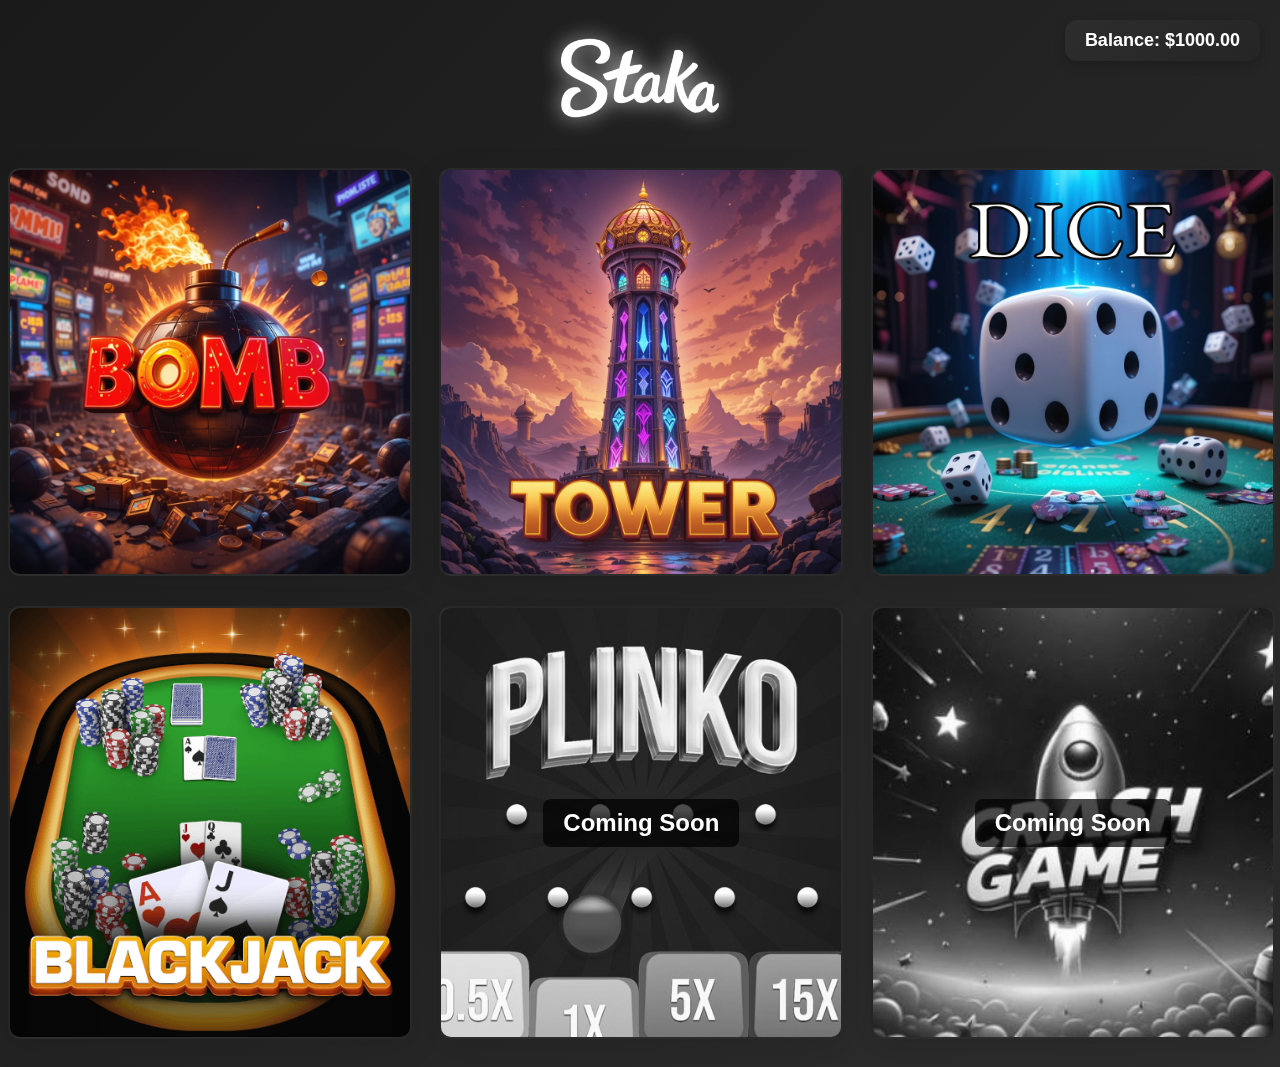
<file: hub.html>
<!DOCTYPE html>
<html>
<head>
    <title>Casino Games Hub</title>
    <style>
        @import url('shared.css');

        .games-grid {
            display: grid;
            grid-template-columns: repeat(auto-fit, minmax(400px, 1fr));
            gap: 30px;
            max-width: 1400px;
            padding: 20px;
            width: 100%;
        }

        .game-card {
            position: relative;
            overflow: hidden;
            border: 2px solid transparent;
            background: linear-gradient(145deg, #2d2d2d, #252525);
            box-shadow: 0 8px 32px rgba(0, 0, 0, 0.1);
            border-radius: 12px;
            cursor: pointer;
            transition: transform 0.3s, border-color 0.3s;
            min-width: 400px;
        }

        .game-card::before {
            content: '';
            position: absolute;
            top: -50%;
            left: -50%;
            width: 200%;
            height: 200%;
            background: linear-gradient(
                45deg,
                transparent,
                rgba(255, 255, 255, 0.03),
                transparent
            );
            transform: rotate(45deg);
            animation: shine 3s infinite;
        }

        .game-image {
            width: 100%;
            height: 100%;
            object-fit: cover;
            transition: transform 0.3s;
        }

        @keyframes shine {
            0% { transform: rotate(45deg) translateY(-100%); }
            100% { transform: rotate(45deg) translateY(100%); }
        }

        .game-card:hover {
            border-color: #4CAF50;
            transform: translateY(-10px);
            box-shadow: 0 12px 36px rgba(76, 175, 80, 0.2);
        }

        .game-card:hover .game-image {
            transform: scale(1.05);
        }

        #addBalanceButton {
            position: fixed;
            bottom: 20px;
            left: 20px;
            background: #4CAF50;
            border: none;
            color: white;
            padding: 10px 20px;
            border-radius: 8px;
            cursor: pointer;
            font-size: 16px;
        }

        .coming-soon {
            cursor: default;
            position: relative;
            filter: grayscale(100%);
        }

        .coming-soon:hover {
            transform: none;
            border-color: transparent;
            box-shadow: 0 8px 32px rgba(0, 0, 0, 0.1);
        }

        .coming-soon-overlay {
            position: absolute;
            top: 50%;
            left: 50%;
            transform: translate(-50%, -50%);
            background: rgba(0, 0, 0, 0.7);
            padding: 10px 20px;
            border-radius: 8px;
            font-size: 24px;
            font-weight: bold;
            z-index: 2;
            pointer-events: none;
        }
    </style>
</head>
<body>
    <img src="thumbnails/Logo.png" alt="Staka" style="height: 100px; margin: 20px 0; filter: drop-shadow(0 0 10px rgba(255, 255, 255, 0.7));">
    <div class="balance-display">Balance: $<span id="balance">1000.00</span></div>
    
    <div class="games-grid">
        <div class="game-card" onclick="window.location.href='mines.html'">
            <img src="thumbnails/Mines.jpg" alt="Mines Game" class="game-image">
        </div>
        <div class="game-card" onclick="window.location.href='towers.html'">
            <img src="thumbnails/Towers.jpg" alt="Towers Game" class="game-image">
        </div>
        <div class="game-card" onclick="window.location.href='dice.html'">
            <img src="thumbnails/Dice.png" alt="Dice Game" class="game-image">
        </div>
        <div class="game-card" onclick="window.location.href='blackjack.html'">
            <img src="thumbnails/blackjack.png" alt="Blackjack Game" class="game-image">
        </div>
        <div class="game-card coming-soon">
            <div class="coming-soon-overlay">Coming Soon</div>
            <img src="thumbnails/plinko.jpg" alt="Coming Soon" class="game-image">
        </div>
        <div class="game-card coming-soon">
            <div class="coming-soon-overlay">Coming Soon</div>
            <img src="thumbnails/crash.jpg" alt="Coming Soon" class="game-image">
        </div>
    </div>

    <script>
        // Initialize balance from localStorage
        let balance = parseFloat(localStorage.getItem('balance')) || 1000.00;
        document.getElementById('balance').textContent = balance.toFixed(2);
    </script>
</body>
</html>
</file>
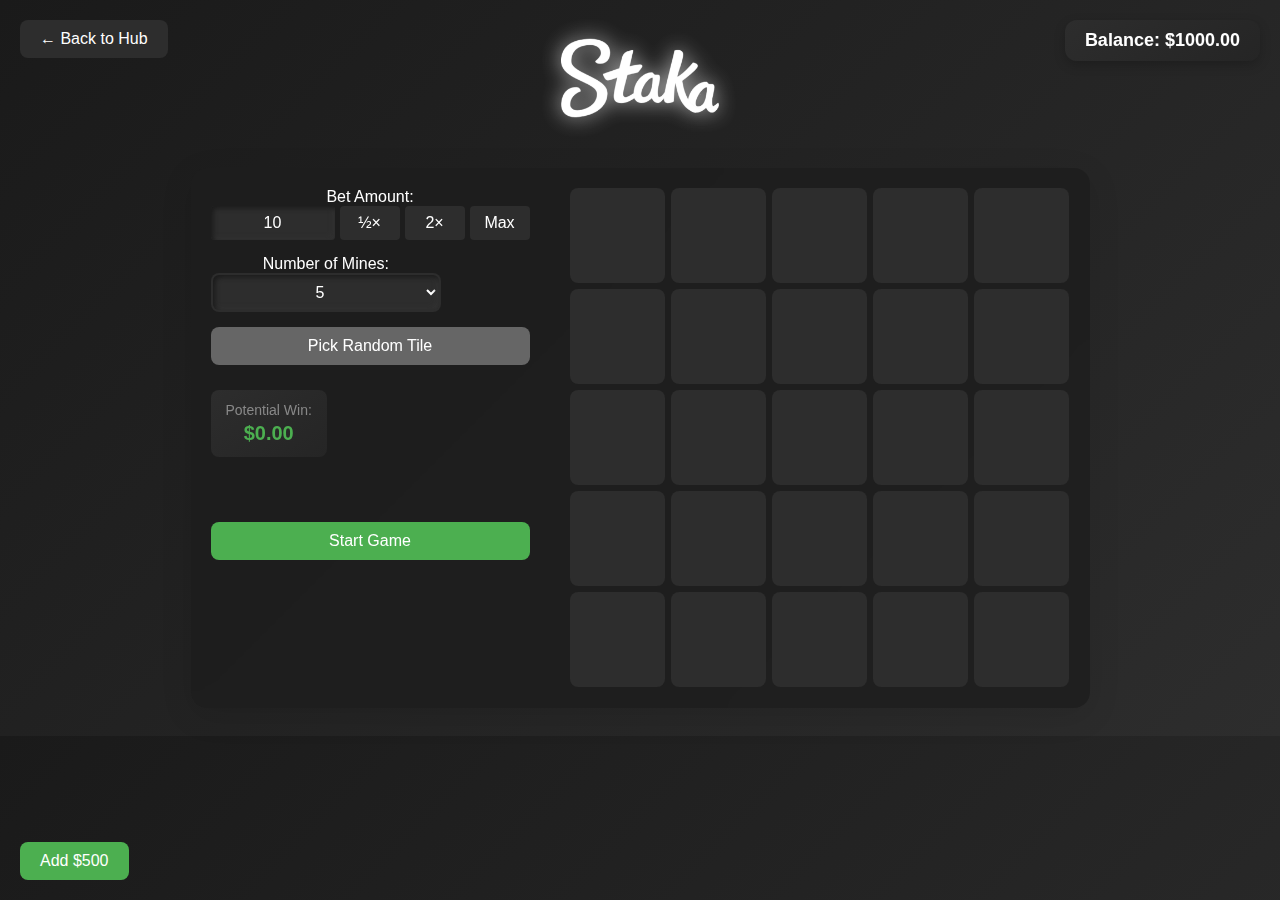
<file: mines.html>
<!DOCTYPE html>
<html>
<head>
    <title>Mines Game</title>
    <style>
        @import url('shared.css');

        .grid {
            display: grid;
            grid-template-columns: repeat(5, 1fr);
            gap: 5px;
            margin: 0;
            width: 500px;
            height: 500px;
            justify-content: center;
            position: relative;
        }

        .cell {
            width: 95px;
            height: 95px;
            background: #2d2d2d;
            border: none;
            border-radius: 8px;
            cursor: pointer;
            transition: background-color 0.3s;
            display: flex;
            align-items: center;
            justify-content: center;
            font-size: 32px;
        }

        .cell:hover {
            background: #3d3d3d;
        }

        .cell.revealed {
            background: #404040;
        }

        .cell.mine {
            background: #404040;
        }

        .cell.mine.hit {
            background: #ff4444;
        }

        .cell.gem {
            background: #404040;
        }

        .cell.gem.clicked {
            background: #44ff44;
        }

        .max-bet-button {
            padding: 5px 10px;
            background: #3d3d3d;
            border: none;
            border-radius: 4px;
            color: white;
            cursor: pointer;
            transition: background-color 0.3s;
        }

        .max-bet-button:hover {
            background: #4d4d4d;
        }
    </style>
</head>
<body>
    <img src="thumbnails/Logo.png" alt="Staka" style="height: 100px; margin: 20px 0; filter: drop-shadow(0 0 10px rgba(255, 255, 255, 0.7));">
    <button onclick="window.location.href='index.html'" class="back-button">← Back to Hub</button>
    <div class="balance-display">Balance: $<span id="balance">1000.00</span></div>

    <div class="game-container">
        <div class="controls">
            <div>
                <label>Bet Amount:</label>
                <div class="bet-controls">
                    <input type="number" id="betInput" class="bet-input" value="10" min="0" max="1000" step="0.01">
                    <button onclick="adjustBet(0.5)" class="bet-button">½×</button>
                    <button onclick="adjustBet(2)" class="bet-button">2×</button>
                    <button onclick="setMaxBet()" class="bet-button">Max</button>
                </div>
            </div>
            <div>
                <label>Number of Mines:</label>
                <select id="minesInput" class="bet-input">
                    <option value="1">1</option>
                    <option value="2">2</option>
                    <option value="3">3</option>
                    <option value="4">4</option>
                    <option value="5" selected>5</option>
                    <option value="6">6</option>
                    <option value="7">7</option>
                    <option value="8">8</option>
                    <option value="9">9</option>
                    <option value="10">10</option>
                    <option value="11">11</option>
                    <option value="12">12</option>
                    <option value="13">13</option>
                    <option value="14">14</option>
                    <option value="15">15</option>
                    <option value="16">16</option>
                    <option value="17">17</option>
                    <option value="18">18</option>
                    <option value="19">19</option>
                    <option value="20">20</option>
                    <option value="21">21</option>
                    <option value="22">22</option>
                    <option value="23">23</option>
                    <option value="24">24</option>
                </select>
            </div>
            <button onclick="pickRandomTile()" id="randomTileButton" disabled>Pick Random Tile</button>
            <div class="potential-win">
                <label>Potential Win:</label>
                <div class="potential-win-amount">$<span id="potentialWin">0.00</span></div>
            </div>
            <div id="errorMessage" class="error-message"></div>
            <div class="action-button">
                <button onclick="startGame()" id="startButton">Start Game</button>
                <button onclick="cashOut()" id="cashoutButton" disabled style="display: none;">
                    Cash Out (<span id="multiplier" class="multiplier">1.00x</span>)
                </button>
            </div>
        </div>
        
        <div class="grid-container">
            <div class="grid" id="grid">
                <div id="winPopup" class="win-popup">
                    <div class="multiplier"></div>
                    <div class="amount"></div>
                </div>
            </div>
        </div>
    </div>

    <button onclick="addBalance()" id="addBalanceButton">Add $500</button> <!-- TODO: Remove this button for production -->

    <audio id="gemSound" src="sounds/gem.wav"></audio>
    <audio id="bombSound" src="sounds/bomb.wav"></audio>

    <script>
        const GRID_SIZE = 25;
        let gameActive = false;
        let minePositions = [];
        let revealedCells = [];
        let betAmount = 10;
        let currentMultiplier = 1.00;
        let numberOfMines = 5;
        let balance = parseFloat(localStorage.getItem('balance')) || 1000.00;

        // Set up bet input validation
        const betInput = document.getElementById('betInput');
        const minesInput = document.getElementById('minesInput');
        const errorMessage = document.getElementById('errorMessage');
        const balanceDisplay = document.getElementById('balance');
        const winPopup = document.getElementById('winPopup');
        const startButton = document.getElementById('startButton');
        const cashoutButton = document.getElementById('cashoutButton');

        // Initialize balance display
        balanceDisplay.textContent = balance.toFixed(2);

        function addBalance() { // TODO: Remove this function for production
            balance += 500;
            localStorage.setItem('balance', balance);
            balanceDisplay.textContent = balance.toFixed(2);
            updateStartButtonState();
        }

        betInput.addEventListener('input', function() {
            const value = parseFloat(this.value);
            if (value < 0) {
                errorMessage.textContent = 'Bet amount must be over $0';
                startButton.disabled = true;
            } else if (isNaN(value)) {
                errorMessage.textContent = 'Please enter a valid number';
                startButton.disabled = true;
            } else if (value > balance) {
                errorMessage.textContent = 'Insufficient balance';
                startButton.disabled = true;
            } else {
                errorMessage.textContent = '';
                updateStartButtonState();
                betAmount = value;
                updateStats();
            }
        });

        minesInput.addEventListener('change', function() {
            const value = parseInt(this.value);
            if (value < 1 || value > 24) {
                errorMessage.textContent = 'Number of mines must be between 1 and 24';
                startButton.disabled = true;
            } else {
                errorMessage.textContent = '';
                updateStartButtonState();
                numberOfMines = value;
                updateStats();
            }
        });

        function pickRandomTile() {
            if (!gameActive) return;
            
            const unrevealedCells = [];
            for (let i = 0; i < GRID_SIZE; i++) {
                if (!revealedCells.includes(i)) {
                    unrevealedCells.push(i);
                }
            }
            
            if (unrevealedCells.length > 0) {
                const randomIndex = Math.floor(Math.random() * unrevealedCells.length);
                revealCell(unrevealedCells[randomIndex]);
            }
        }
        
        function updateStartButtonState() {
            const betValue = parseFloat(betInput.value);
            startButton.disabled = gameActive || balance < betValue || isNaN(betValue);
        }

        function initializeGrid() {
            const grid = document.getElementById('grid');
            grid.innerHTML = '';
            winPopup.style.display = 'none';
            
            grid.appendChild(winPopup);
            
            for (let i = 0; i < GRID_SIZE; i++) {
                const cell = document.createElement('button');
                cell.className = 'cell';
                cell.dataset.index = i;
                cell.onclick = () => revealCell(i);
                grid.appendChild(cell);
            }
        }
        
        function startGame() {
            const value = parseFloat(betInput.value);
            if (value > balance) {
                errorMessage.textContent = 'Insufficient balance';
                return;
            }

            // Reset game state
            gameActive = true;
            revealedCells = [];
            currentMultiplier = 1.00;
            betAmount = value;
            numberOfMines = Math.max(1, parseInt(minesInput.value)); // Ensure at least 1 mine
            
            // Deduct bet from balance
            balance -= value;
            localStorage.setItem('balance', balance);
            balanceDisplay.textContent = balance.toFixed(2);
            
            // Reset UI
            initializeGrid();
            winPopup.style.display = 'none';
            updateStats();
            
            // Generate mine positions using crypto random values for true randomness
            minePositions = [];
            const availablePositions = Array.from({length: GRID_SIZE}, (_, i) => i);
            
            // Fisher-Yates shuffle with crypto random values
            for (let i = availablePositions.length - 1; i > 0; i--) {
                const randomBytes = new Uint32Array(1);
                crypto.getRandomValues(randomBytes);
                const j = randomBytes[0] % (i + 1);
                [availablePositions[i], availablePositions[j]] = [availablePositions[j], availablePositions[i]];
            }
            
            // Take first n positions as mine positions
            minePositions = availablePositions.slice(0, numberOfMines);
            
            // Update buttons
            startButton.style.display = 'none';
            cashoutButton.style.display = 'flex';
            cashoutButton.disabled = false;
            document.getElementById('randomTileButton').disabled = false;
            betInput.disabled = true;
            minesInput.disabled = true;
            
            // Disable bet adjustment buttons
            const betButtons = document.querySelectorAll('.bet-button');
            betButtons.forEach(button => button.disabled = true);
            
            // Update cashout button text
            updateStats();
        }
        
        function revealCell(index) {
            if (!gameActive || revealedCells.includes(index)) return;
            
            const cell = document.querySelector(`[data-index="${index}"]`);
            
            if (minePositions.includes(index)) {
                // Hit a mine
                document.getElementById('bombSound').play();
                gameActive = false;
                cell.classList.add('revealed', 'mine', 'hit');
                cell.innerHTML = '💣';
                revealAllMines(index);
                revealAllGems();
                fadeUnclickedCells(index); // Pass the hit mine index
                startButton.style.display = 'flex';
                cashoutButton.style.display = 'none';
                updateStartButtonState();
                cashoutButton.disabled = true;
                document.getElementById('randomTileButton').disabled = true;
                betInput.disabled = false;
                minesInput.disabled = false;
                document.getElementById('potentialWin').textContent = '0.00';
            } else {
                // Found a gem
                const gemSound = document.getElementById('gemSound');
                gemSound.currentTime = 0; // Reset the audio to start
                gemSound.play();
                cell.classList.add('revealed', 'gem', 'clicked');
                cell.innerHTML = '💰';
                revealedCells.push(index);
                
                // Update multiplier
                currentMultiplier = calculateMultiplier(revealedCells.length);
                updateStats();

                // Check if all gems are revealed
                const totalGems = GRID_SIZE - numberOfMines;
                if (revealedCells.length === totalGems) {
                    revealAllMines();
                    revealAllGems();
                    cashOut();
                }
            }
        }
        
        function revealAllMines(hitIndex = null) {
            minePositions.forEach(position => {
                if (position !== hitIndex) {
                    const cell = document.querySelector(`[data-index="${position}"]`);
                    cell.classList.add('revealed', 'mine');
                    cell.innerHTML = '💣';
                }
            });
        }

        function revealAllGems() {
            for (let i = 0; i < GRID_SIZE; i++) {
                if (!minePositions.includes(i) && !revealedCells.includes(i)) {
                    const cell = document.querySelector(`[data-index="${i}"]`);
                    cell.classList.add('revealed', 'gem');
                    cell.innerHTML = '💰';
                }
            }
        }
        
        function cashOut() {
            if (!gameActive || currentMultiplier === 1.00) return;
            
            gameActive = false;
            const winAmount = betAmount * currentMultiplier;
            balance += winAmount;
            localStorage.setItem('balance', balance);
            balanceDisplay.textContent = balance.toFixed(2);
            
            // Reveal all mines and gems
            revealAllMines();
            revealAllGems();
            fadeUnclickedCells();
            
            startButton.style.display = 'flex';
            cashoutButton.style.display = 'none';
            updateStartButtonState();
            cashoutButton.disabled = true;
            document.getElementById('randomTileButton').disabled = true;
            betInput.disabled = false;
            minesInput.disabled = false;

            // Show win popup
            winPopup.style.display = 'flex';
            winPopup.querySelector('.multiplier').textContent = currentMultiplier.toFixed(2) + 'x';
            winPopup.querySelector('.amount').textContent = '$' + winAmount.toFixed(2);
            document.getElementById('potentialWin').textContent = '0.00';

            // Re-enable bet adjustment buttons
            const betButtons = document.querySelectorAll('.bet-button');
            betButtons.forEach(button => button.disabled = false);
        }

        // Modified fadeUnclickedCells function
        function fadeUnclickedCells(hitIndex = null) {
            const cells = document.querySelectorAll('.cell');
            cells.forEach(cell => {
                const index = parseInt(cell.dataset.index);
                if (!revealedCells.includes(index) && index !== hitIndex) {
                    cell.style.opacity = '0.5';
                }
            });
        }
        
        function calculateMultiplier(revealedCount) {
            const multipliersByMines = {
                1: [1.03, 1.08, 1.12, 1.18, 1.24, 1.30, 1.37, 1.46, 1.55, 1.65,
                    1.77, 1.90, 2.06, 2.25, 2.47, 2.75, 3.09, 3.54, 4.12, 4.95,
                    6.19, 8.25, 12.37, 24.75],
                2: [1.08, 1.17, 1.29, 1.41, 1.56, 1.74, 1.94, 2.18, 2.47, 2.83,
                    3.26, 3.81, 4.50, 5.40, 6.60, 8.25, 10.61, 14.14, 19.80, 29.70,
                    49.50, 99.00, 297.00],
                3: [1.12, 1.29, 1.48, 1.71, 2.00, 2.35, 2.79, 3.35, 4.07, 5.00,
                    6.26, 7.96, 10.35, 13.80, 18.97, 27.11, 40.66, 65.06, 113.85, 227.70,
                    569.25, 2277.00],
                4: [1.18, 1.41, 1.71, 2.09, 2.58, 3.23, 4.09, 5.26, 6.88, 9.17,
                    12.51, 17.52, 25.30, 37.95, 59.64, 99.39, 178.91, 357.81, 834.90, 2504.70,
                    12523.50],
                5: [1.24, 1.56, 2.00, 2.58, 3.39, 4.52, 6.14, 8.50, 12.04, 17.52,
                    26.27, 40.87, 66.41, 113.85, 208.72, 417.45, 939.26, 2504.70, 8766.45, 52598.70],
                6: [1.30, 1.74, 2.35, 3.23, 4.52, 6.46, 9.44, 14.17, 21.89, 35.03,
                    58.38, 102.17, 189.75, 379.50, 834.90, 2087.25, 6261.75, 25047.00, 175329.00],
                7: [1.37, 1.94, 2.79, 4.09, 6.14, 9.44, 14.95, 24.47, 41.60, 73.95,
                    138.66, 277.33, 600.87, 1442.10, 3965.77, 13219.25, 59486.62, 475893.00],
                8: [1.46, 2.18, 3.35, 5.26, 8.50, 14.17, 24.47, 44.05, 83.20, 166.40,
                    356.56, 831.98, 2163.15, 6489.45, 23794.65, 118973.25, 1070759.25],
                9: [1.55, 2.47, 4.07, 6.88, 12.04, 21.89, 41.60, 83.20, 176.80, 404.10,
                    1010.26, 2828.73, 9193.39, 36773.55, 202254.52, 2022545.25],
                10: [1.65, 2.83, 5.00, 9.17, 17.52, 35.03, 73.95, 166.40, 404.10, 1077.61,
                    3232.84, 11314.94, 49031.40, 294188.40, 3236072.40],
                11: [1.77, 3.26, 6.26, 12.51, 26.27, 58.38, 138.66, 356.56, 1010.26, 3232.84,
                    12123.15, 56574.69, 367735.50, 4412826.00],
                12: [1.90, 3.81, 7.96, 17.52, 40.87, 102.17, 277.33, 831.98, 2828.73, 11314.94,
                    56574.69, 396022.85, 5148297.00],
                13: [2.06, 4.50, 10.35, 25.30, 66.41, 189.75, 600.87, 2163.15, 9193.39, 49031.40,
                    367735.50, 5148297.00],
                14: [2.25, 5.40, 13.80, 37.95, 113.85, 379.50, 1442.10, 6489.45, 36773.55, 294188.40,
                    4412826.00],
                15: [2.47, 6.60, 18.97, 59.64, 208.72, 834.90, 3965.77, 23794.65, 202254.52, 3236072.40],
                16: [2.75, 8.25, 27.11, 99.39, 417.45, 2087.25, 13219.25, 118973.25, 2022545.25],
                17: [3.09, 10.61, 40.66, 178.91, 939.26, 6261.75, 59486.62, 1070759.25],
                18: [3.54, 14.14, 65.06, 357.81, 2504.70, 2504.70, 475893.00],
                19: [4.12, 19.80, 113.85, 834.90, 8766.45, 175329.00],
                20: [4.95, 29.70, 227.70, 2504.70, 52598.70],
                21: [6.19, 49.50, 569.25, 12523.50],
                22: [8.25, 99.00, 2277.00],
                23: [12.37, 297.00],
                24: [24.75]
            };
            
            const multipliers = multipliersByMines[numberOfMines] || multipliersByMines[1];
            return revealedCount > 0 ? multipliers[revealedCount - 1] : 1.00;
        }
        
        function updateStats() {
            const multiplierSpan = document.getElementById('multiplier');
            const potentialWinSpan = document.getElementById('potentialWin');
            
            if (multiplierSpan) {
                multiplierSpan.textContent = currentMultiplier.toFixed(2) + 'x';
            }
            
            if (potentialWinSpan) {
                potentialWinSpan.textContent = (betAmount * currentMultiplier).toFixed(2);
            }
            
            if (gameActive && cashoutButton) {
                cashoutButton.innerHTML = `Cash Out ${currentMultiplier.toFixed(2)}x`;
            }
        }
        
        function setMaxBet() {
            betInput.value = balance.toFixed(2);
            betInput.dispatchEvent(new Event('input'));
            betAmount = balance;
            updateStats();
        }

        function adjustBet(multiplier) {
            const currentBet = parseFloat(betInput.value) || 0;
            let newBet = currentBet * multiplier;
            newBet = Math.min(Math.max(0, newBet), balance);
            betInput.value = newBet.toFixed(2);
            betInput.dispatchEvent(new Event('input'));
        }
        
        // Initialize the game
        initializeGrid();
        
        // Set initial volume for sound effects
        document.getElementById('gemSound').volume = 0.3;
        document.getElementById('bombSound').volume = 0.3;
    </script>
</body>
</html>
</file>
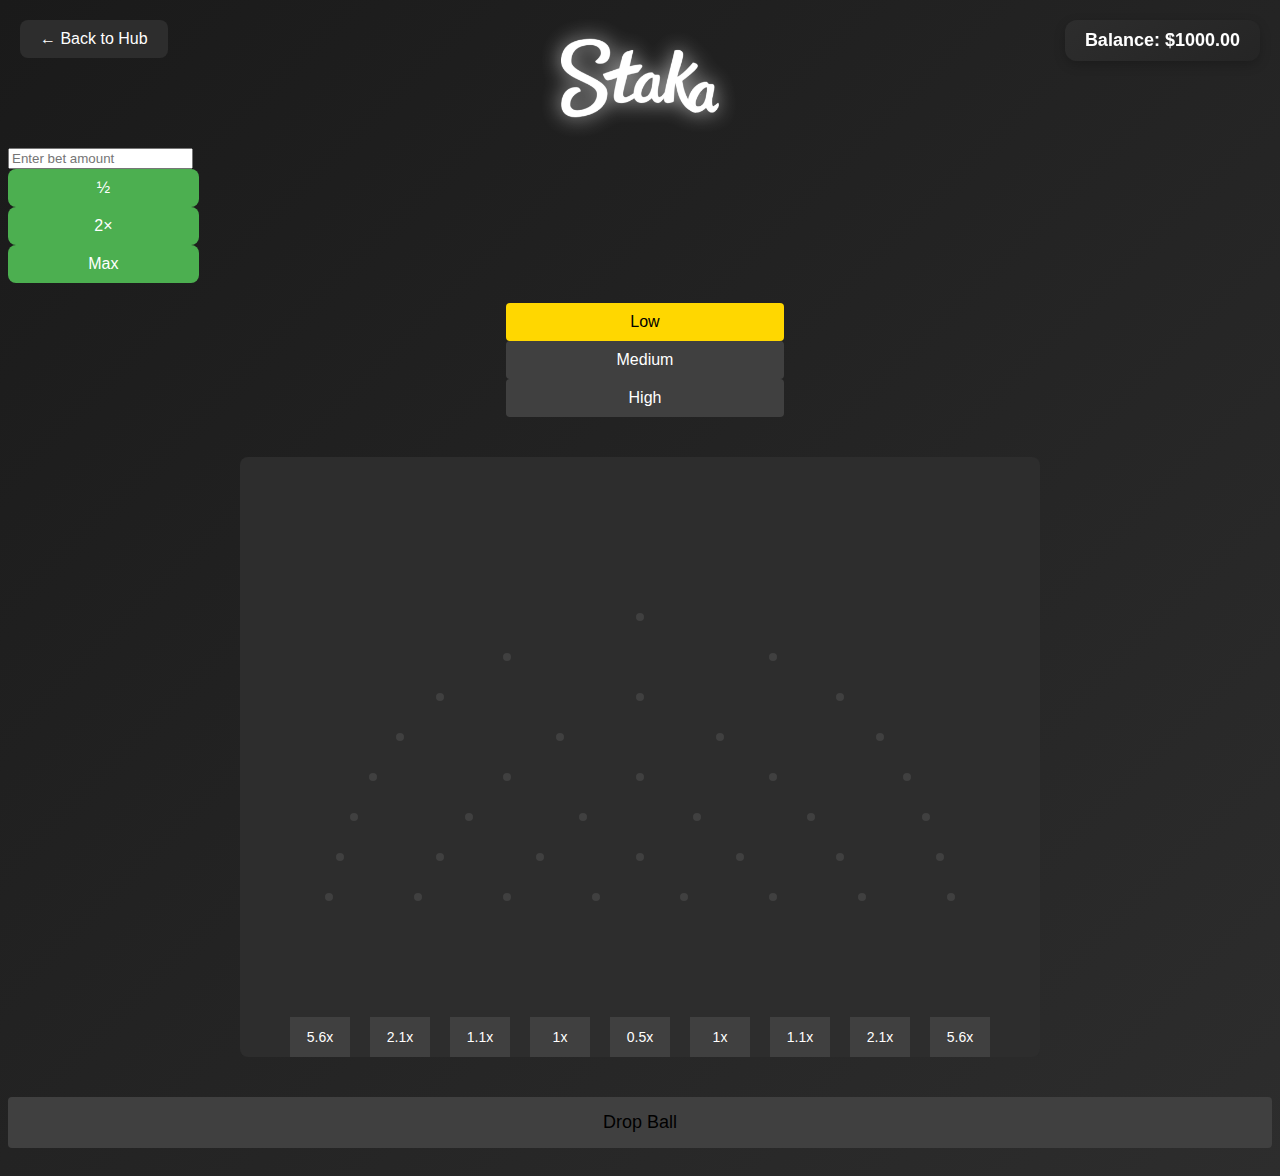
<file: plinko.html>
<!DOCTYPE html>
<html>
<head>
    <title>Plinko Game</title>
    <style>
        @import url('shared.css');

        .plinko-board {
            width: 800px;
            height: 600px;
            background: #2d2d2d;
            border-radius: 8px;
            position: relative;
            margin: 20px auto;
        }

        .peg {
            width: 8px;
            height: 8px;
            background: #404040;
            border-radius: 50%;
            position: absolute;
            transform: translate(-50%, -50%);
        }

        .multiplier-peg {
            width: 20px;
            height: 20px;
            background: #ffd700;
            border-radius: 50%;
            position: absolute;
            transform: translate(-50%, -50%);
            display: flex;
            align-items: center;
            justify-content: center;
            font-size: 12px;
            color: #000;
            font-weight: bold;
        }

        .ball {
            width: 15px;
            height: 15px;
            background: #ff4444;
            border-radius: 50%;
            position: absolute;
            transform: translate(-50%, -50%);
            transition: all 0.1s linear;
        }

        .bucket {
            width: 60px;
            height: 40px;
            background: #404040;
            position: absolute;
            bottom: 0;
            transform: translateX(-50%);
            display: flex;
            align-items: center;
            justify-content: center;
            color: #fff;
            font-size: 14px;
        }

        .risk-selector {
            margin: 20px;
        }

        .risk-selector button {
            margin: 0 5px;
            padding: 10px 20px;
            border: none;
            border-radius: 4px;
            background: #404040;
            color: white;
            cursor: pointer;
        }

        .risk-selector button.active {
            background: #ffd700;
            color: black;
        }

        #drop-button {
            margin: 20px;
            padding: 15px 30px;
            font-size: 18px;
            background: #ffd700;
            border: none;
            border-radius: 4px;
            cursor: pointer;
            color: black;
        }

        #drop-button:disabled {
            background: #404040;
            cursor: not-allowed;
        }
    </style>
</head>
<body>
    <img src="thumbnails/Logo.png" alt="Staka" style="height: 100px; margin: 20px 0; filter: drop-shadow(0 0 10px rgba(255, 255, 255, 0.7));">
    <button onclick="window.location.href='hub.html'" class="back-button">← Back to Hub</button>
    <div class="balance-display">Balance: $<span id="balance">1000.00</span></div>

    <div class="bet-controls">
        <div class="bet-input-container">
            <input type="number" id="bet-amount" placeholder="Enter bet amount" min="0" step="0.01">
            <div class="bet-buttons">
                <button onclick="adjustBet(0.5)">½</button>
                <button onclick="adjustBet(2)">2×</button>
                <button onclick="setMaxBet()">Max</button>
            </div>
        </div>
        <div id="error-message" class="error-message"></div>
    </div>

    <div class="risk-selector">
        <button class="risk-button active" data-risk="low">Low</button>
        <button class="risk-button" data-risk="medium">Medium</button>
        <button class="risk-button" data-risk="high">High</button>
    </div>

    <div class="plinko-board" id="plinko-board"></div>
    <button id="drop-button" onclick="dropBall()">Drop Ball</button>

    <script>
        let balance = 1000.00;
        let currentRisk = 'low';
        let gameInProgress = false;
        const rows = 8;
        const errorMessage = document.getElementById('error-message');
        const betInput = document.getElementById('bet-amount');
        const dropButton = document.getElementById('drop-button');
        const board = document.getElementById('plinko-board');
        const balanceDisplay = document.getElementById('balance');

        // Payout tables
        const PayoutLists = {
            low: [5.6, 2.1, 1.1, 1, 0.5, 1, 1.1, 2.1, 5.6],
            medium: [13, 3, 1.3, 0.7, 0.4, 0.7, 1.3, 3, 13],
            high: [29, 4, 1.5, 0.3, 0.2, 0.3, 1.5, 4, 29]
        };

        function initializeBoard() {
            // Clear the board
            board.innerHTML = '';

            // Add pegs
            for (let row = 0; row < rows; row++) {
                const pegCount = row + 1;
                for (let col = 0; col <= row; col++) {
                    const peg = document.createElement('div');
                    peg.className = 'peg';
                    const x = (board.offsetWidth / (pegCount + 1)) * (col + 1);
                    const y = (board.offsetHeight * 0.2) + ((board.offsetHeight * 0.6) / (rows + 1)) * (row + 1);
                    peg.style.left = x + 'px';
                    peg.style.top = y + 'px';
                    board.appendChild(peg);
                }
            }

            // Add buckets
            const bucketCount = rows + 1;
            for (let i = 0; i < bucketCount; i++) {
                const bucket = document.createElement('div');
                bucket.className = 'bucket';
                const x = (board.offsetWidth / (bucketCount + 1)) * (i + 1);
                bucket.style.left = x + 'px';
                bucket.textContent = PayoutLists[currentRisk][i] + 'x';
                board.appendChild(bucket);
            }
        }

        function addBalance() {
            const balanceElement = document.getElementById('balance');
            balanceElement.textContent = balance.toFixed(2);
        }

        function setMaxBet() {
            betInput.value = balance.toFixed(2);
            updateStartButtonState();
        }

        function adjustBet(multiplier) {
            const currentBet = parseFloat(betInput.value) || 0;
            betInput.value = (currentBet * multiplier).toFixed(2);
            updateStartButtonState();
        }

        function updateStartButtonState() {
            const betAmount = parseFloat(betInput.value);
            dropButton.disabled = !betAmount || betAmount <= 0 || betAmount > balance || gameInProgress;
        }

        function generatePath() {
            const path = [];
            for (let i = 0; i < rows; i++) {
                path.push(Math.random() < 0.5 ? 'left' : 'right');
            }
            return path;
        }

        function calculateFinalBucket(path) {
            let position = Math.floor(rows / 2);
            path.forEach(direction => {
                position += direction === 'left' ? 0 : 1;
            });
            return position;
        }

        async function dropBall() {
            const betAmount = parseFloat(betInput.value);
            if (betAmount <= 0 || betAmount > balance) {
                errorMessage.textContent = 'Invalid bet amount';
                return;
            }

            gameInProgress = true;
            dropButton.disabled = true;
            balance -= betAmount;
            addBalance();

            const ball = document.createElement('div');
            ball.className = 'ball';
            const startX = board.offsetWidth / 2;
            const startY = board.offsetHeight * 0.1;
            ball.style.left = startX + 'px';
            ball.style.top = startY + 'px';
            board.appendChild(ball);

            const path = generatePath();
            const finalBucket = calculateFinalBucket(path);
            const multiplier = PayoutLists[currentRisk][finalBucket];
            
            let currentRow = 0;
            let currentX = startX;
            let currentY = startY;

            for (const direction of path) {
                currentRow++;
                await new Promise(resolve => setTimeout(resolve, 300));
                
                const nextY = (board.offsetHeight * 0.2) + ((board.offsetHeight * 0.6) / (rows + 1)) * currentRow;
                const pegSpacing = board.offsetWidth / (currentRow + 2);
                const nextX = direction === 'left' ? currentX - pegSpacing/2 : currentX + pegSpacing/2;
                
                ball.style.left = nextX + 'px';
                ball.style.top = nextY + 'px';
                
                currentX = nextX;
                currentY = nextY;
            }

            // Final movement to bucket
            await new Promise(resolve => setTimeout(resolve, 300));
            const finalX = (board.offsetWidth / (rows + 2)) * (finalBucket + 1);
            const finalY = board.offsetHeight * 0.9;
            ball.style.left = finalX + 'px';
            ball.style.top = finalY + 'px';

            // Calculate winnings
            const winAmount = betAmount * multiplier;
            balance += winAmount;
            
            await new Promise(resolve => setTimeout(resolve, 500));
            addBalance();
            
            // Clean up
            setTimeout(() => {
                board.removeChild(ball);
                gameInProgress = false;
                updateStartButtonState();
            }, 1000);
        }

        // Risk selector functionality
        document.querySelectorAll('.risk-button').forEach(button => {
            button.addEventListener('click', () => {
                if (gameInProgress) return;
                document.querySelectorAll('.risk-button').forEach(b => b.classList.remove('active'));
                button.classList.add('active');
                currentRisk = button.dataset.risk;
                initializeBoard();
            });
        });

        // Bet input validation
        betInput.addEventListener('input', function() {
            const value = parseFloat(this.value);
            if (value < 0) {
                errorMessage.textContent = 'Bet amount must be over $0';
            } else if (value > balance) {
                errorMessage.textContent = 'Insufficient balance';
            } else {
                errorMessage.textContent = '';
            }
            updateStartButtonState();
        });

        // Initialize the game
        initializeBoard();
        updateStartButtonState();
    </script>
</body>
</html>
</file>
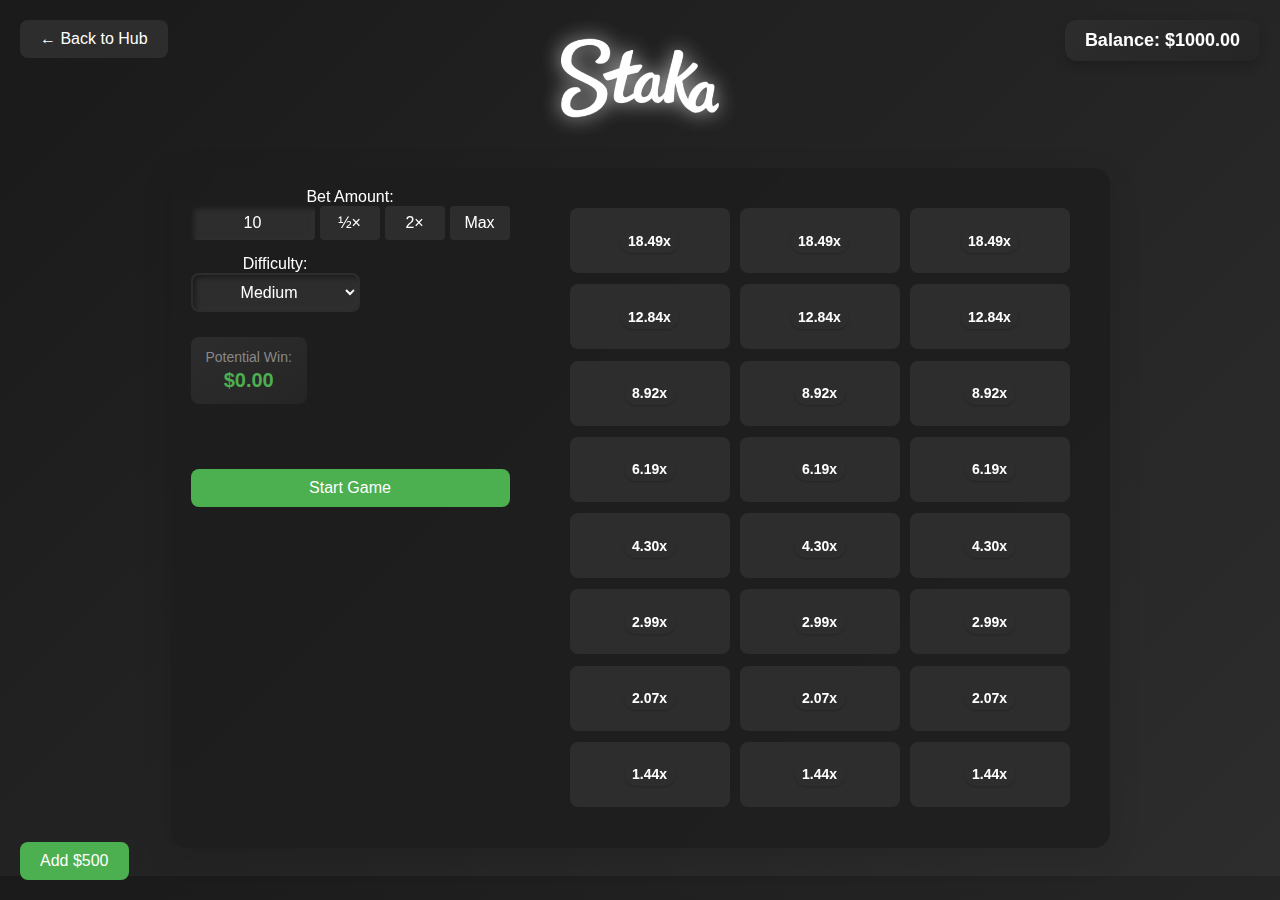
<file: towers.html>
<!DOCTYPE html>
<html>
<head>
    <title>Towers Game</title>
    <style>
        @import url('shared.css');

        .grid {
            margin: 0;
            display: grid;
            grid-template-columns: repeat(var(--num-cols), 1fr);
            gap: 10px;
            width: 500px; /* Increased from 335px */
            height: 600px; /* Reduced from 670px to fit screen better */
            justify-content: center;
            position: relative;
        }

        .row {
            display: contents;
        }

        .cell {
            width: 100%;
            height: 65px; /* Reduced from 80px to fit screen */
            background: #2d2d2d;
            border: none;
            border-radius: 8px;
            cursor: pointer;
            transition: all 0.3s;
            display: flex;
            align-items: center;
            justify-content: center;
            font-size: 24px;
            position: relative;
        }

        .cell:hover:not(.revealed) {
            background: #3d3d3d;
            transform: translateY(-2px);
        }

        .cell.revealed.win {
            background: #44ff44;
        }

        .cell.revealed.lose {
            background: #ff4444;
        }

        .cell.revealed.unclicked {
            background: #404040;
        }

        .cell.disabled {
            opacity: 0.5;
            cursor: not-allowed;
        }

        /* Set number of columns for each difficulty */
        [data-columns="4"] {
            --num-cols: 4;
        }

        [data-columns="3"] {
            --num-cols: 3;
        }

        [data-columns="2"] {
            --num-cols: 2;
        }

        .multiplier-label {
            position: absolute;
            top: 50%;
            left: 50%;
            transform: translate(-50%, -50%);
            font-size: 14px;
            color: #ffffff;
            background: linear-gradient(135deg, #47474700, #4b4b4b00);
            padding: 4px 8px;
            border-radius: 12px;
            box-shadow: 0 1px 2px rgba(0, 0, 0, 0.2);
            font-weight: bold;
        }

        .cell.row-clicked .multiplier-label {
            display: none;
        }

        .cell.row-unclicked {
            opacity: 0.5;
        }

        /* Update grid container to ensure proper centering and scrolling */
        .grid-container {
            display: flex;
            justify-content: center;
            align-items: center;
            min-height: 600px;
            padding: 20px;
            overflow: visible;
        }
    </style>
</head>
<body>
    <img src="thumbnails/Logo.png" alt="Staka" style="height: 100px; margin: 20px 0; filter: drop-shadow(0 0 10px rgba(255, 255, 255, 0.7));">
    <button onclick="window.location.href='index.html'" class="back-button">← Back to Hub</button>
    <div class="balance-display">Balance: $<span id="balance">1000.00</span></div>

    <div class="game-container">
        <div class="controls">
            <div>
                <label>Bet Amount:</label>
                <div class="bet-controls">
                    <input type="number" id="betInput" class="bet-input" value="10" min="0" max="1000" step="0.01">
                    <button onclick="adjustBet(0.5)" class="bet-button">½×</button>
                    <button onclick="adjustBet(2)" class="bet-button">2×</button>
                    <button onclick="setMaxBet()" class="bet-button">Max</button>
                </div>
            </div>
            <div>
                <label>Difficulty:</label>
                <select id="difficultyInput" class="bet-input">
                    <option value="easy">Easy</option>
                    <option value="medium" selected>Medium</option>
                    <option value="hard">Hard</option>
                    <option value="expert">Expert</option>
                    <option value="crazy">Crazy</option>
                </select>
            </div>
            <div class="potential-win">
                <label>Potential Win:</label>
                <div class="potential-win-amount">$<span id="potentialWin">0.00</span></div>
            </div>
            <div id="errorMessage" class="error-message"></div>
            <div class="action-button">
                <button onclick="startGame()" id="startButton">Start Game</button>
                <button onclick="cashOut()" id="cashoutButton" disabled style="display: none;">
                    Cash Out (<span id="multiplier" class="multiplier">1.00x</span>)
                </button>
            </div>
        </div>
        
        <div class="grid-container">
            <div class="grid" id="grid" data-columns="3">
                <div id="winPopup" class="win-popup">
                    <div class="multiplier"></div>
                    <div class="amount"></div>
                </div>
            </div>
        </div>
    </div>

    <button onclick="addBalance()" id="addBalanceButton">Add $500</button>

    <audio id="diamondSound" src="sounds/diamond.mp3"></audio>
    <audio id="bombSound" src="sounds/bomb.wav"></audio>

    <script>
        let gameActive = false;
        let currentRow = 0;
        let betAmount = 10;
        let currentMultiplier = 1.00;
        let numberOfRows = 8;
        let balance = parseFloat(localStorage.getItem('balance')) || 1000.00;
        let safePositions = [];
        let clickedCells = new Set();
        let difficulty = 'medium';
        let numColumns = 3;
        let numBombs = 1;

        // Initialize elements
        const betInput = document.getElementById('betInput');
        const difficultyInput = document.getElementById('difficultyInput');
        const errorMessage = document.getElementById('errorMessage');
        const balanceDisplay = document.getElementById('balance');
        const winPopup = document.getElementById('winPopup');
        const startButton = document.getElementById('startButton');
        const cashoutButton = document.getElementById('cashoutButton');
        const grid = document.getElementById('grid');

        // Initialize balance display
        balanceDisplay.textContent = balance.toFixed(2);

        function addBalance() {
            balance += 500;
            localStorage.setItem('balance', balance);
            balanceDisplay.textContent = balance.toFixed(2);
            updateStartButtonState();
        }

        function initializeGrid() {
            grid.innerHTML = '';
            grid.appendChild(winPopup);
            grid.dataset.columns = numColumns;
            winPopup.style.display = 'none';
            
            const difficultyMultipliers = {
                easy: [1.28, 1.64, 2.10, 2.68, 3.44, 4.40, 5.63, 7.21],
                medium: [1.44, 2.07, 2.99, 4.30, 6.19, 8.92, 12.84, 18.49],
                hard: [1.92, 3.69, 7.08, 13.59, 26.09, 50.10, 96.19, 184.68],
                expert: [2.88, 8.29, 23.89, 68.80, 198.14, 570.63, 1643.42, 4733.04],
                crazy: [3.84, 14.75, 56.62, 217.43, 834.94, 3206.18, 12311.72, 47276.99]
            };
            
            for (let i = numberOfRows - 1; i >= 0; i--) {
                const row = document.createElement('div');
                row.className = 'row';
                
                for (let j = 0; j < numColumns; j++) {
                    const cell = document.createElement('button');
                    cell.className = 'cell';
                    cell.dataset.row = i;
                    cell.dataset.col = j;
                    cell.onclick = () => handleCellClick(i, j);
                    
                    // Add multiplier label
                    const multiplierLabel = document.createElement('div');
                    multiplierLabel.className = 'multiplier-label';
                    multiplierLabel.textContent = difficultyMultipliers[difficulty][i].toFixed(2) + 'x';
                    cell.appendChild(multiplierLabel);
                    
                    row.appendChild(cell);
                }
                
                grid.appendChild(row);
            }
        }

        function startGame() {
            const value = parseFloat(betInput.value);
            if (value > balance) {
                errorMessage.textContent = 'Insufficient balance';
                return;
            }

            gameActive = true;
            currentRow = 0;
            currentMultiplier = 1.00;
            betAmount = value;
            clickedCells.clear();
            
            // Deduct bet from balance
            balance -= value;
            localStorage.setItem('balance', balance);
            balanceDisplay.textContent = balance.toFixed(2);
            
            // Generate safe positions using crypto random values
            safePositions = [];
            for (let i = 0; i < numberOfRows; i++) {
                let safeCount, bombCount;
                switch(difficulty) {
                    case 'easy':
                        safeCount = 3;
                        bombCount = 1;
                        break;
                    case 'medium':
                        safeCount = 2;
                        bombCount = 1;
                        break;
                    case 'hard':
                        safeCount = 1;
                        bombCount = 1;
                        break;
                    case 'expert':
                        safeCount = 1;
                        bombCount = 2;
                        break;
                    case 'crazy':
                        safeCount = 1;
                        bombCount = 3;
                        break;
                }

                // Create array of all positions for this row
                const positions = Array.from({length: numColumns}, (_, i) => i);
                
                // Fisher-Yates shuffle with crypto random values
                for (let j = positions.length - 1; j > 0; j--) {
                    const randomBytes = new Uint32Array(1);
                    crypto.getRandomValues(randomBytes);
                    const k = randomBytes[0] % (j + 1);
                    [positions[j], positions[k]] = [positions[k], positions[j]];
                }
                
                // First safeCount positions are safe, rest are bombs
                const safePosForRow = new Set(positions.slice(0, safeCount));
                safePositions.push(safePosForRow);
            }
            
            // Reset UI
            initializeGrid();
            winPopup.style.display = 'none';
            updateStats();
            
            // Update buttons
            startButton.style.display = 'none';
            cashoutButton.style.display = 'flex';
            cashoutButton.disabled = false;
            betInput.disabled = true;
            difficultyInput.disabled = true;
            
            // Disable upper rows
            disableUpperRows();

            // Add active-row class to first row cells
            const firstRowCells = document.querySelectorAll(`[data-row="0"]`);
            firstRowCells.forEach(cell => {
                cell.classList.add('active-row');
            });

            // Disable bet adjustment buttons
            const betButtons = document.querySelectorAll('.bet-button');
            betButtons.forEach(button => button.disabled = true);
        }

        function handleCellClick(row, col) {
            if (!gameActive || row !== currentRow) return;

            const cell = document.querySelector(`[data-row="${row}"][data-col="${col}"]`);
            clickedCells.add(`${row},${col}`);
            
            // Add row-clicked class to all cells in current row
            const rowCells = document.querySelectorAll(`[data-row="${row}"]`);
            rowCells.forEach(cell => {
                cell.classList.add('row-clicked');
            });

            // Add row-unclicked class to unclicked cells in current row
            rowCells.forEach(cell => {
                if (!clickedCells.has(`${row},${cell.dataset.col}`)) {
                    cell.classList.add('row-unclicked');
                }
            });
            
            if (safePositions[row].has(col)) {
                // Remove active-row class from current row
                const currentRowCells = document.querySelectorAll(`[data-row="${currentRow}"]`);
                currentRowCells.forEach(cell => {
                    cell.classList.remove('active-row');
                });

                currentRow++;
                
                // Add active-row class to next row if game is still active
                if (currentRow < numberOfRows) {
                    const nextRowCells = document.querySelectorAll(`[data-row="${currentRow}"]`);
                    nextRowCells.forEach(cell => {
                        cell.classList.add('active-row');
                    });
                }

                // Play diamond sound with restart capability
                const diamondSound = document.getElementById('diamondSound');
                diamondSound.currentTime = 0;
                diamondSound.play();

                cell.classList.add('revealed', 'win');
                cell.innerHTML = '💎';
                currentMultiplier = calculateMultiplier(currentRow);
                updateStats();
                
                if (currentRow === numberOfRows) {
                    // Reached the top
                    cashOut();
                } else {
                    disableUpperRows();
                }
            } else {
                // Remove active-row class when hitting a mine
                const currentRowCells = document.querySelectorAll(`[data-row="${currentRow}"]`);
                currentRowCells.forEach(cell => {
                    cell.classList.remove('active-row');
                });

                // Stop diamond sound and play bomb sound
                document.getElementById('diamondSound').pause();
                document.getElementById('diamondSound').currentTime = 0;
                document.getElementById('bombSound').play();

                cell.classList.add('revealed', 'lose');
                cell.innerHTML = '💣';
                gameOver();
            }
        }

        function disableUpperRows() {
            const cells = document.querySelectorAll('.cell');
            cells.forEach(cell => {
                const row = parseInt(cell.dataset.row);
                if (row > currentRow) {
                    cell.classList.add('disabled');
                } else {
                    cell.classList.remove('disabled');
                }
            });
        }

        function calculateMultiplier(level) {
            const difficultyMultipliers = {
                easy: [1.28, 1.64, 2.10, 2.68, 3.44, 4.40, 5.63, 7.21],
                medium: [1.44, 2.07, 2.99, 4.30, 6.19, 8.92, 12.84, 18.49],
                hard: [1.92, 3.69, 7.08, 13.59, 26.09, 50.10, 96.19, 184.68],
                expert: [2.88, 8.29, 23.89, 68.80, 198.14, 570.63, 1643.42, 4733.04],
                crazy: [3.84, 14.75, 56.62, 217.43, 834.94, 3206.18, 12311.72, 47276.99]
            };
            return difficultyMultipliers[difficulty][level - 1] || 1.00;
        }

        function gameOver() {
            // Remove active-row class from all cells
            const allCells = document.querySelectorAll('.cell');
            allCells.forEach(cell => {
                cell.classList.remove('active-row');
            });

            gameActive = false;
            revealAllPositions();
            resetGameUI();
            document.getElementById('potentialWin').textContent = '0.00';

            // Re-enable bet adjustment buttons
            const betButtons = document.querySelectorAll('.bet-button');
            betButtons.forEach(button => button.disabled = false);
        }

        function cashOut() {
            // Remove active-row class from all cells
            const allCells = document.querySelectorAll('.cell');
            allCells.forEach(cell => {
                cell.classList.remove('active-row');
            });

            if (!gameActive || currentMultiplier === 1.00) return;
            
            gameActive = false;
            const winAmount = betAmount * currentMultiplier;
            balance += winAmount;
            localStorage.setItem('balance', balance);
            balanceDisplay.textContent = balance.toFixed(2);
            
            revealAllPositions();
            resetGameUI();

            // Show win popup
            winPopup.style.display = 'flex';
            winPopup.querySelector('.multiplier').textContent = currentMultiplier.toFixed(2) + 'x';
            winPopup.querySelector('.amount').textContent = '$' + winAmount.toFixed(2);
            document.getElementById('potentialWin').textContent = '0.00';

            // Re-enable bet adjustment buttons
            const betButtons = document.querySelectorAll('.bet-button');
            betButtons.forEach(button => button.disabled = false);
        }

        function revealAllPositions() {
            for (let i = 0; i < numberOfRows; i++) {
                for (let j = 0; j < numColumns; j++) {
                    const cellKey = `${i},${j}`;
                    const cell = document.querySelector(`[data-row="${i}"][data-col="${j}"]`);
                    
                    if (clickedCells.has(cellKey)) {
                        // Keep the existing styling for clicked cells
                        continue;
                    }
                    
                    cell.classList.add('revealed', 'unclicked');
                    if (safePositions[i].has(j)) {
                        cell.innerHTML = '💎';
                    } else {
                        cell.innerHTML = '💣';
                    }
                }
            }
        }

        function resetGameUI() {
            startButton.style.display = 'flex';
            cashoutButton.style.display = 'none';
            betInput.disabled = false;
            difficultyInput.disabled = false;
            updateStartButtonState();
        }

        function updateStats() {
            const multiplierSpan = document.getElementById('multiplier');
            const potentialWinSpan = document.getElementById('potentialWin');
            
            if (multiplierSpan) {
                multiplierSpan.textContent = currentMultiplier.toFixed(2) + 'x';
            }
            
            if (potentialWinSpan) {
                potentialWinSpan.textContent = (betAmount * currentMultiplier).toFixed(2);
            }
            
            if (gameActive && cashoutButton) {
                cashoutButton.innerHTML = `Cash Out ${currentMultiplier.toFixed(2)}x`;
            }
        }

        function updateStartButtonState() {
            const betValue = parseFloat(betInput.value);
            startButton.disabled = gameActive || balance < betValue || isNaN(betValue);
        }

        function adjustBet(multiplier) {
            const currentBet = parseFloat(betInput.value) || 0;
            let newBet = currentBet * multiplier;
            newBet = Math.min(Math.max(0, newBet), balance);
            betInput.value = newBet.toFixed(2);
            betInput.dispatchEvent(new Event('input'));
        }

        function setMaxBet() {
            betInput.value = balance.toFixed(2);
            betInput.dispatchEvent(new Event('input'));
            betAmount = balance;
            updateStats();
        }

        // Initialize the game
        initializeGrid();

        // Set initial volume for sound effects
        document.getElementById('diamondSound').volume = 0.3;
        document.getElementById('bombSound').volume = 0.3;

        // Add event listeners
        betInput.addEventListener('input', function() {
            const value = parseFloat(this.value);
            if (value < 0 || value > 1000) {
                errorMessage.textContent = 'Bet amount must be between $0 and $1000';
                startButton.disabled = true;
            } else if (isNaN(value)) {
                errorMessage.textContent = 'Please enter a valid number';
                startButton.disabled = true;
            } else if (value > balance) {
                errorMessage.textContent = 'Insufficient balance';
                startButton.disabled = true;
            } else {
                errorMessage.textContent = '';
                updateStartButtonState();
                betAmount = value;
                updateStats();
            }
        });

        difficultyInput.addEventListener('change', function() {
            difficulty = this.value;
            switch(difficulty) {
                case 'easy':
                    numColumns = 4;
                    numBombs = 1;
                    break;
                case 'medium':
                    numColumns = 3;
                    numBombs = 1;
                    break;
                case 'hard':
                    numColumns = 2;
                    numBombs = 1;
                    break;
                case 'expert':
                    numColumns = 3;
                    numBombs = 2;
                    break;
                case 'crazy':
                    numColumns = 4;
                    numBombs = 3;
                    break;
            }
            initializeGrid();
            updateStats();
        });
    </script>
</body>
</html>
</file>
